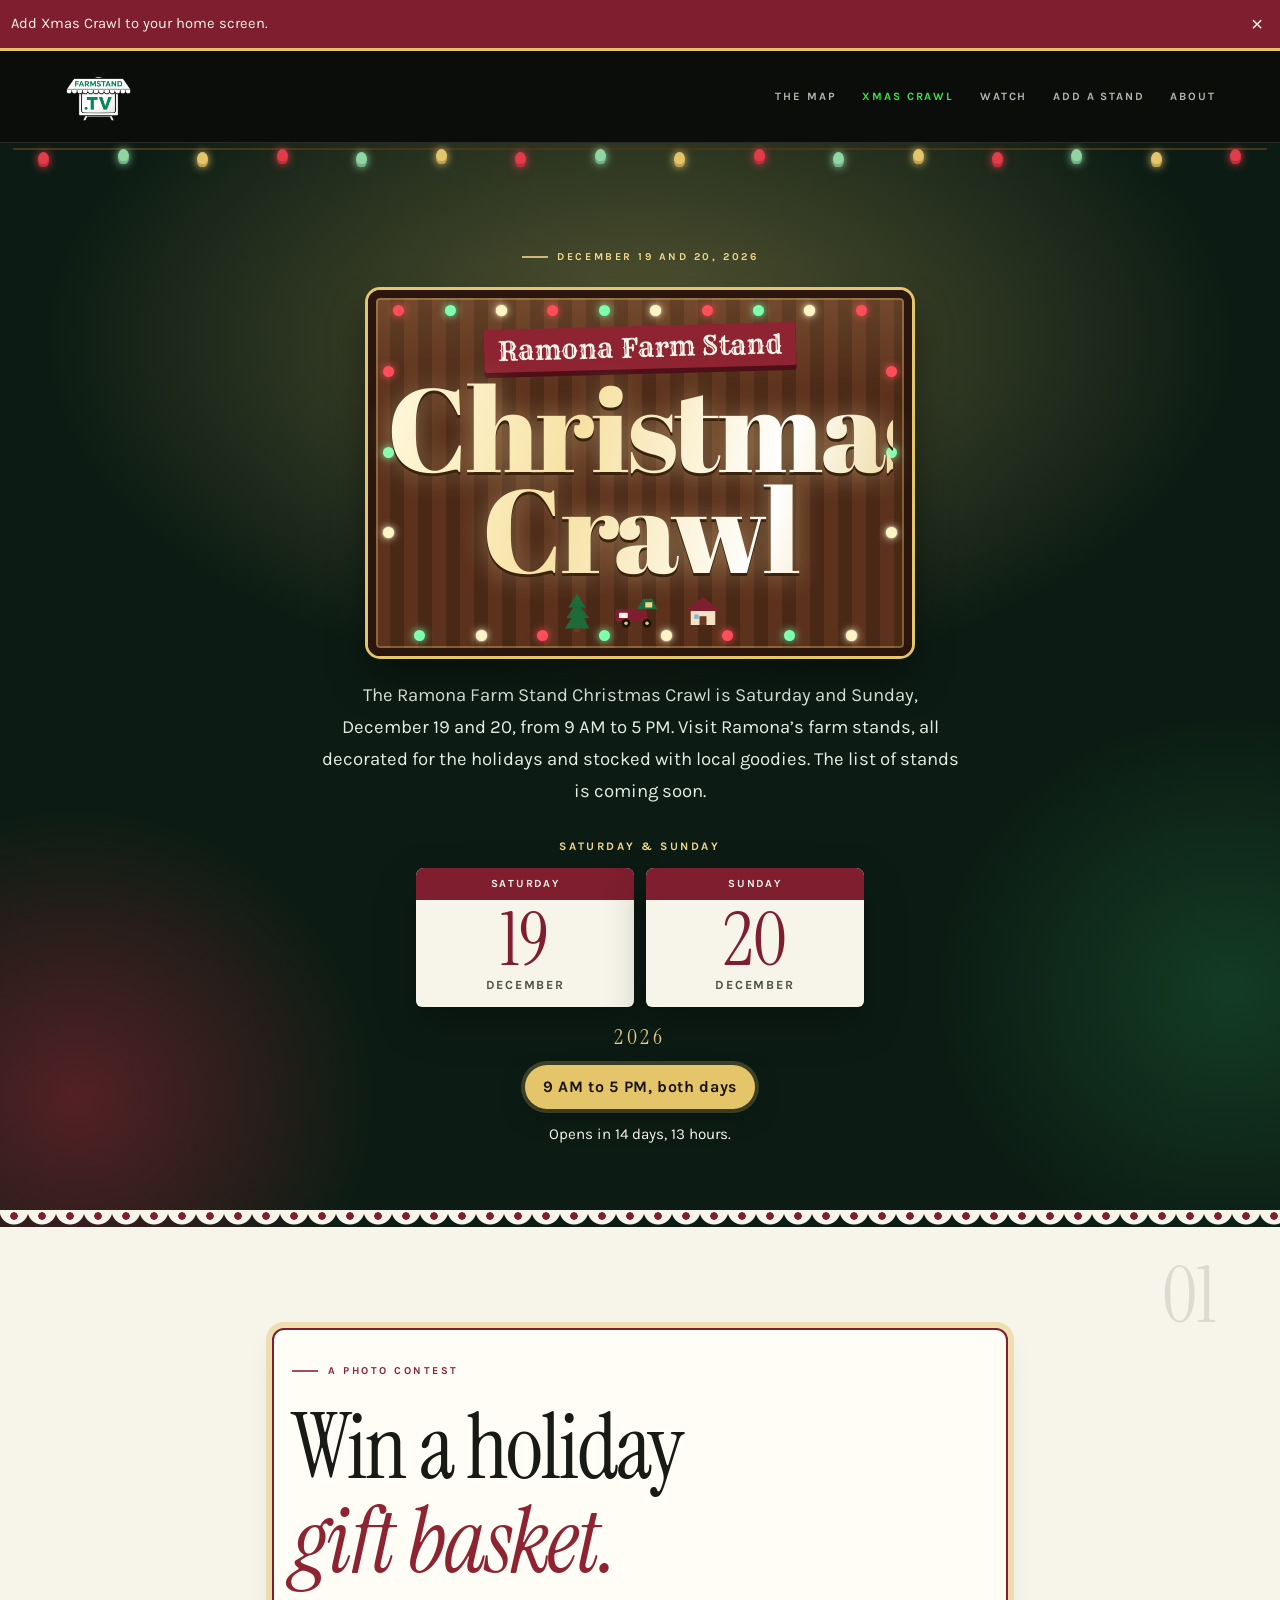
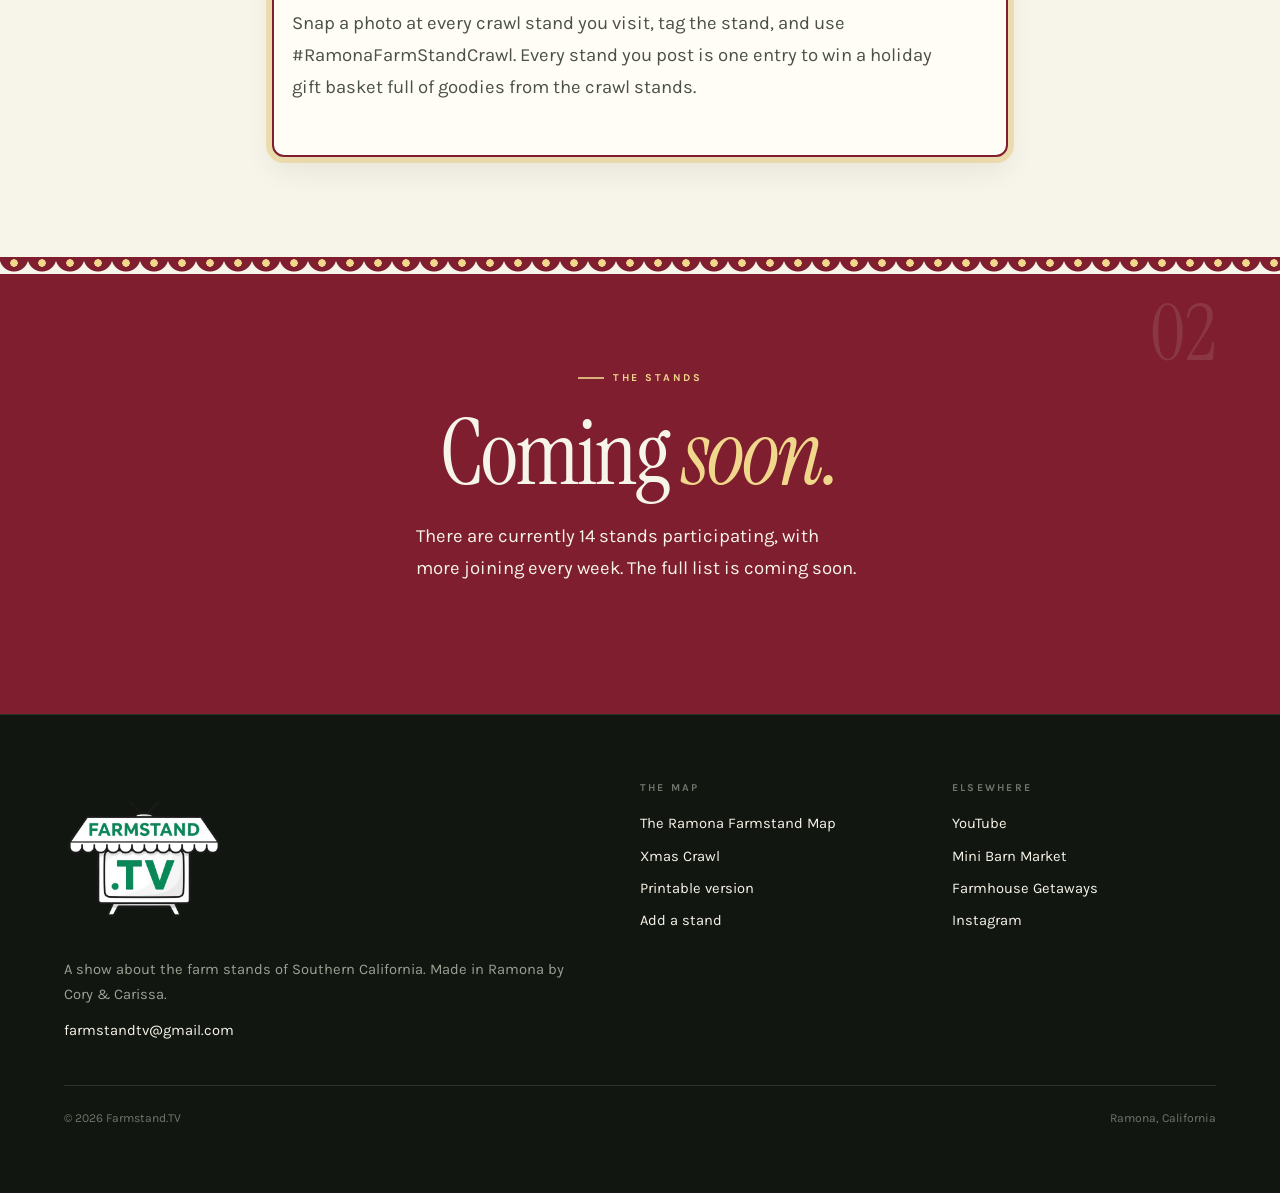
<file: crawl2026/index.html>
<!DOCTYPE html>
<html lang="en">
<head>
<meta charset="utf-8">
<!-- Google tag (gtag.js) -->
<script src="/js/attribution.js"></script>
<script async src="https://www.googletagmanager.com/gtag/js?id=G-Q1BMT5J9KE"></script>
<script>
  window.dataLayer = window.dataLayer || [];
  function gtag(){dataLayer.push(arguments);}
  gtag('js', new Date());
  gtag('config', 'G-Q1BMT5J9KE');
</script>
<meta name="viewport" content="width=device-width, initial-scale=1">
<title>Ramona Farm Stand Christmas Crawl | Farmstand.TV</title>
<meta name="description" content="The Ramona Farm Stand Christmas Crawl is Saturday and Sunday, December 19 and 20, 2026, from 9 AM to 5 PM. Visit the farm stands in any order.">
<link rel="canonical" href="https://farmstandtv.com/crawl2026">
<meta property="og:title" content="Ramona Farm Stand Christmas Crawl | Farmstand.TV">
<meta property="og:description" content="The Ramona Farm Stand Christmas Crawl is Saturday and Sunday, December 19 and 20, 2026, from 9 AM to 5 PM. Visit the farm stands in any order.">
<meta property="og:type" content="website">
<meta property="og:image" content="https://farmstandtv.com/images/ramona-farmstand-map.jpg">
<meta name="twitter:card" content="summary_large_image">
<link rel="preconnect" href="https://fonts.googleapis.com">
<link rel="preconnect" href="https://fonts.gstatic.com" crossorigin>
<link href="https://fonts.googleapis.com/css2?family=Abril+Fatface&family=Instrument+Serif:ital@0;1&family=Karla:ital,wght@0,400;0,500;0,700;1,400&family=Rye&display=swap" rel="stylesheet">
<link rel="icon" type="image/png" sizes="32x32" href="/images/favicon-32.png">
<link rel="apple-touch-icon" sizes="180x180" href="/images/apple-touch-icon.png">
<!-- Launch day: set start_url in /crawl2026/manifest.webmanifest to /crawl2026 when showStands is true. -->
<link rel="manifest" href="/crawl2026/manifest.webmanifest">
<meta name="mobile-web-app-capable" content="yes">
<meta name="apple-mobile-web-app-capable" content="yes">
<meta name="apple-mobile-web-app-title" content="Xmas Crawl">
<meta name="apple-mobile-web-app-status-bar-style" content="black-translucent">
<meta name="theme-color" content="#7E1E2E">
<script>
if(!window.matchMedia('(prefers-reduced-motion: reduce)').matches)document.documentElement.className+=' js';
</script>
<link rel="stylesheet" href="/css/site.css?v=20261127b">
<link rel="stylesheet" href="/css/crawl.css?v=20261127l">
<script src="/js/scroll-progress.js" defer></script>
</head>
<body class="crawl">
<a class="skip" href="#main">Skip to content</a>
<div id="install-tip" class="install-tip" hidden>
  <p id="install-text">Add Xmas Crawl to your home screen.</p>
  <button type="button" id="install-go" class="install-go" hidden>Add</button>
  <button type="button" id="install-x" class="install-x" aria-label="Dismiss">×</button>
</div>

<header class="masthead">
  <div class="wrap masthead-inner">
    <a class="wordmark" href="/"><img src="/images/logo.png" width="1024" height="1024" alt="Farmstand.TV"></a>
    <nav class="nav" aria-label="Main">
      <a href="/maps">The Map</a>
      <a href="/crawl2026" aria-current="page">Xmas Crawl</a>
      <a href="/tours">Watch</a>
      <a href="/submit">Add a Stand</a>
      <a href="/about">About</a>
    </nav>
  </div>
</header>

<main id="main">

  <section class="crawl-hero scallop">
    <div class="lights" aria-hidden="true"><i></i><i></i><i></i><i></i><i></i><i></i><i></i><i></i><i></i><i></i><i></i><i></i><i></i><i></i><i></i><i></i></div>
    <div class="snow" aria-hidden="true"><span></span><span></span><span></span><span></span><span></span><span></span><span></span><span></span><span></span><span></span><span></span><span></span></div>
    <div class="crawl-hero-inner">
      <span class="kicker">December 19 and 20, 2026</span>
      <div class="marquee">
        <div class="marquee-bulbs" aria-hidden="true"><i></i><i></i><i></i><i></i><i></i><i></i><i></i><i></i><i></i><i></i><i></i><i></i><i></i><i></i><i></i><i></i><i></i><i></i><i></i><i></i><i></i><i></i><i></i><i></i></div>
        <h1 class="marquee-title">
          <span class="marquee-banner">Ramona Farm Stand</span>
          <span class="marquee-huge">Christmas<br>Crawl</span>
        </h1>
        <div class="marquee-icons" aria-hidden="true">
          <svg viewBox="0 0 48 48" width="42" height="42"><path fill="#1E6B3A" d="M24 4 14 20h6L12 32h6L10 44h28L32 32h6L28 20h6z"/><rect x="21" y="44" width="6" height="4" fill="#6B3A22"/></svg>
          <svg viewBox="0 0 64 48" width="56" height="42"><rect x="4" y="22" width="36" height="14" rx="2" fill="#7E1E2E"/><path fill="#1E6B3A" d="M28 22 36 10h10l6 12z"/><rect x="38" y="14" width="8" height="6" fill="#F0D78C"/><circle cx="16" cy="38" r="5" fill="#1A1408"/><circle cx="16" cy="38" r="2" fill="#E4C56A"/><circle cx="40" cy="38" r="5" fill="#1A1408"/><circle cx="40" cy="38" r="2" fill="#E4C56A"/><rect x="8" y="26" width="10" height="6" rx="1" fill="#F7F4EA"/></svg>
          <svg viewBox="0 0 48 48" width="42" height="42"><path fill="#7E1E2E" d="M6 22 24 8l18 14v2H6z"/><rect x="10" y="24" width="28" height="16" fill="#F4E2C4"/><rect x="20" y="30" width="8" height="10" fill="#6B3A22"/><rect x="14" y="28" width="5" height="5" fill="#7EB6D6"/></svg>
        </div>
      </div>
      <p class="lede" id="crawl-lede">The Ramona Farm Stand Christmas Crawl is Saturday and Sunday, December 19 and 20, from 9 AM to 5 PM. Visit Ramona’s farm stands, all decorated for the holidays and stocked with local goodies. The list of stands is coming soon.</p>
      <div class="date-show">
        <p class="date-kicker">Saturday &amp; Sunday</p>
        <div class="cal-pair">
          <div class="cal-tile">
            <span class="cal-dow">Saturday</span>
            <span class="cal-num">19</span>
            <span class="cal-mon">December</span>
          </div>
          <div class="cal-tile">
            <span class="cal-dow">Sunday</span>
            <span class="cal-num">20</span>
            <span class="cal-mon">December</span>
          </div>
        </div>
        <p class="cal-year">2026</p>
        <p class="time-ribbon" id="tbd-time">9 AM to 5 PM, both days</p>
        <p class="crawl-countdown" id="crawl-countdown" aria-live="polite"></p>
        <p class="sr-only" id="tbd-date">Saturday and Sunday, December 19 and 20, 2026</p>
      </div>
    </div>
  </section>

  <section class="band paper crawl-prize scallop chan" data-ch="01">
    <div class="wrap rv">
      <span class="kicker">A photo contest</span>
      <h2 class="display">Win a holiday <em class="lit">gift basket.</em></h2>
      <p class="lede" id="tbd-prizes">Snap a photo at every crawl stand you visit, tag the stand, and use #RamonaFarmStandCrawl. Every stand you post is one entry to win a holiday gift basket full of goodies from the crawl stands.</p>
    </div>
  </section>

  <section class="band crawl-road scallop chan needs-stands" data-ch="02" hidden>
    <div class="wrap">
      <span class="kicker">On December 19 and 20</span>
      <h2 class="display">How the crawl <em class="lit">works.</em></h2>
      <ol class="road">
        <li>
          <span class="bulb" aria-hidden="true"></span>
          <p>Tap Start the tour. It starts at Mini Barn Market.</p>
        </li>
        <li>
          <span class="bulb" aria-hidden="true"></span>
          <p>Follow the map to each stand</p>
        </li>
        <li>
          <span class="bulb" aria-hidden="true"></span>
          <p>Collect a stamp at every stop</p>
          <div class="punch" aria-hidden="true"><i></i><i></i><i></i><i></i><i></i></div>
        </li>
      </ol>
      <div class="tour-go-wrap">
        <p class="tour-go-note">The tour starts at Mini Barn Market.</p>
        <a class="tour-go" id="tour-link" href="#start">Start the tour</a>
      </div>
    </div>
  </section>

  <section class="band crawl-soon scallop chan" id="crawl-soon" data-ch="02">
    <div class="wrap centered rv">
      <span class="kicker">The stands</span>
      <h2 class="display">Coming <em class="lit">soon.</em></h2>
      <p class="lede" id="crawl-soon-line">The full list is coming soon.</p>
    </div>
  </section>

  <section class="band crawl-lineup scallop chan needs-stands" data-ch="03" hidden>
    <div class="wrap rv">
      <span class="kicker">The stands</span>
      <h2 class="display">The stands <em class="lit">on the crawl.</em></h2>
      <p class="lede" id="lineup-note">Here are the stands taking part, with their address and hours.</p>
      <p id="crawl-missing" class="crawl-missing" hidden></p>
      <ul id="crawl-stands" class="crawl-cards"></ul>
      <p class="crawl-more">And more joining every week.</p>
    </div>
  </section>

</main>

<footer class="foot">
  <div class="wrap">
    <div class="foot-grid">
      <div>
        <img class="foot-logo" src="/images/logo.png" width="1024" height="1024" alt="Farmstand.TV">
        <p style="margin:0 0 .7rem;">A show about the farm stands of Southern California. Made in Ramona by Cory &amp; Carissa.</p>
        <p style="margin:0;"><a href="mailto:farmstandtv@gmail.com">farmstandtv@gmail.com</a></p>
      </div>
      <div>
        <h2>The map</h2>
        <ul>
          <li><a href="/maps">The Ramona Farmstand Map</a></li>
          <li><a href="/crawl2026">Xmas Crawl</a></li>
          <li><a href="/downloads/Ramona-Farmstand-Map.pdf">Printable version</a></li>
          <li><a href="/submit">Add a stand</a></li>
        </ul>
      </div>
      <div>
        <h2>Elsewhere</h2>
        <ul>
          <li><a href="https://www.youtube.com/@FarmstandTV" target="_blank" rel="noopener">YouTube</a></li>
          <li><a href="https://www.minibarnmarket.com/" target="_blank" rel="noopener">Mini Barn Market</a></li>
          <li><a href="https://farmhousegetaways.com/" target="_blank" rel="noopener">Farmhouse Getaways</a></li>
          <li><a href="https://www.instagram.com/minibarnmarket/" target="_blank" rel="noopener">Instagram</a></li>
        </ul>
      </div>
    </div>
    <div class="foot-fine">
      <span>&copy; 2026 Farmstand.TV</span>
      <span>Ramona, California</span>
    </div>
  </div>
</footer>
<script>
/* Opens 9 AM Pacific on Dec 19, 2026, and closes 5 PM Pacific the next day.
   December is standard time, so the offset is fixed. */
(function () {
  var el = document.getElementById("crawl-countdown");
  if (!el) return;
  var start = new Date("2026-12-19T09:00:00-08:00");
  var end = new Date("2026-12-20T17:00:00-08:00");
  function piece(n, word) { return n + " " + word + (n === 1 ? "" : "s"); }
  function tick() {
    var now = new Date();
    if (now >= end) { el.textContent = "This weekend is over."; return; }
    if (now >= start) { el.textContent = "Open now, until 5 PM Sunday."; return; }
    var ms = start - now;
    var days = Math.floor(ms / 86400000);
    var hours = Math.floor((ms % 86400000) / 3600000);
    var mins = Math.floor((ms % 3600000) / 60000);
    var bits = [];
    if (days) bits.push(piece(days, "day"));
    if (hours || days) bits.push(piece(hours, "hour"));
    if (!days) bits.push(piece(mins, "minute"));
    el.textContent = "Opens in " + bits.join(", ") + ".";
  }
  tick();
  setInterval(tick, 60000);
})();
</script>
<script>
(function () {
  try {
    var els = document.querySelectorAll('.rv');
    if (!('IntersectionObserver' in window)) throw 0;
    var io = new IntersectionObserver(function (entries) {
      entries.forEach(function (e) {
        if (e.isIntersecting) { e.target.classList.add('in'); io.unobserve(e.target); }
      });
    }, { rootMargin: '0px 0px -10% 0px' });
    for (var i = 0; i < els.length; i++) {
      if (els[i].getBoundingClientRect().top < window.innerHeight) els[i].classList.add('in');
      else io.observe(els[i]);
    }
  } catch (err) {
    document.documentElement.className = document.documentElement.className.replace(/\bjs\b/, '');
  }
})();
</script>
<script src="/js/crawl-logic.js"></script>
<script src="/js/crawl-data.js"></script>
<script src="/js/crawl.js"></script>
<script src="/js/crawl-install.js"></script>
</body>
</html>
</file>
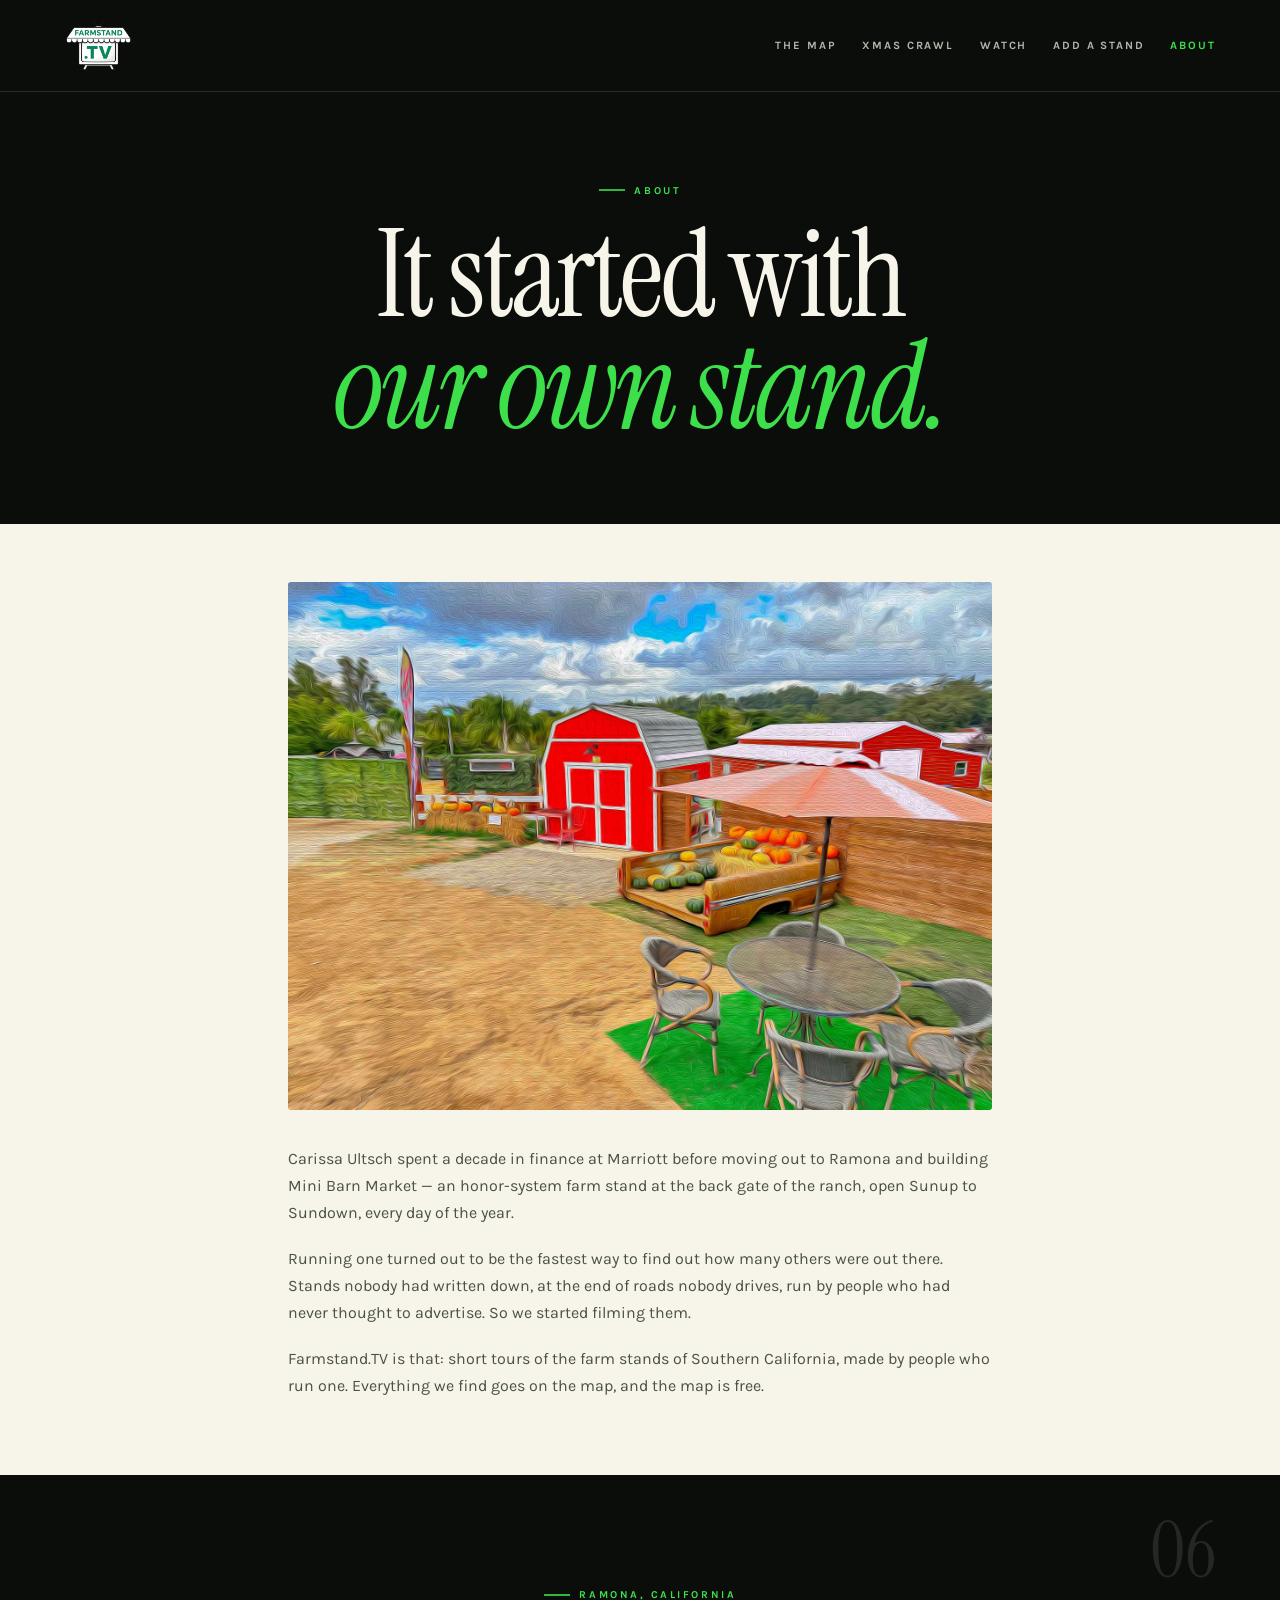
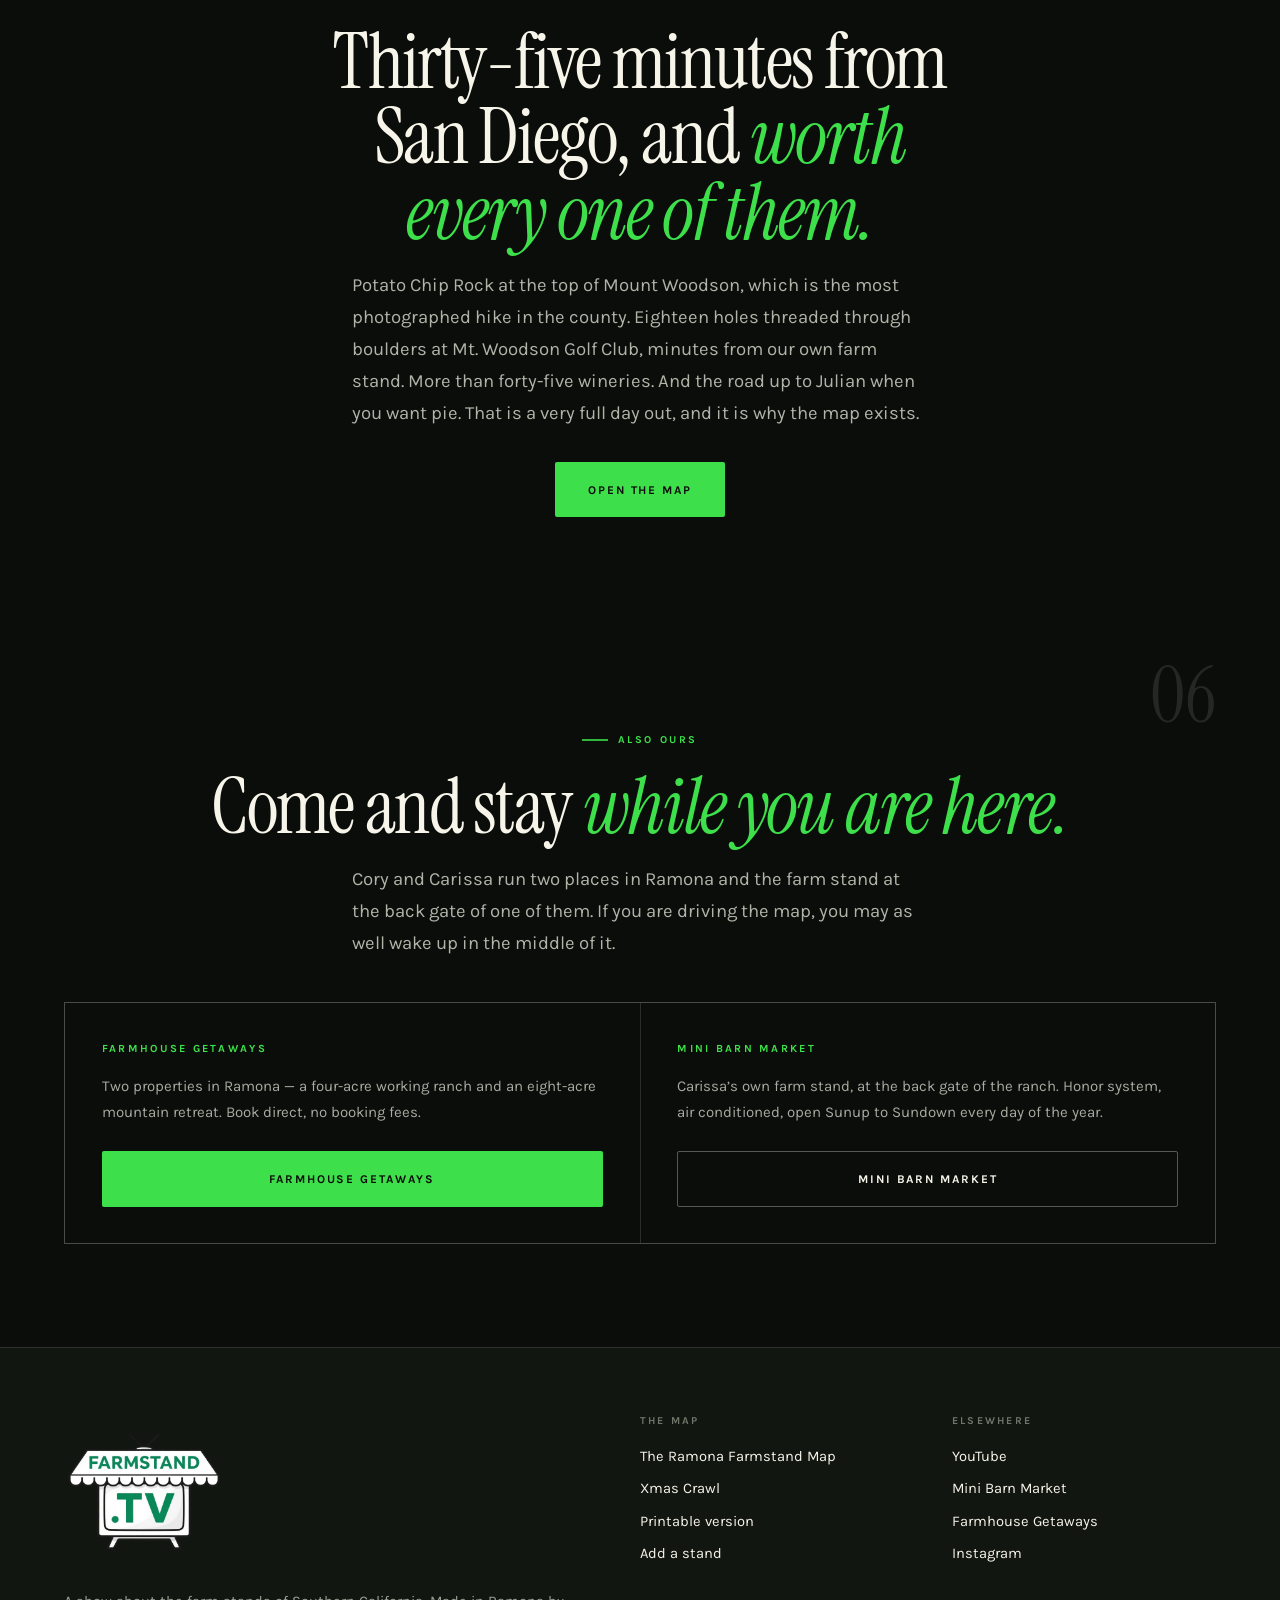
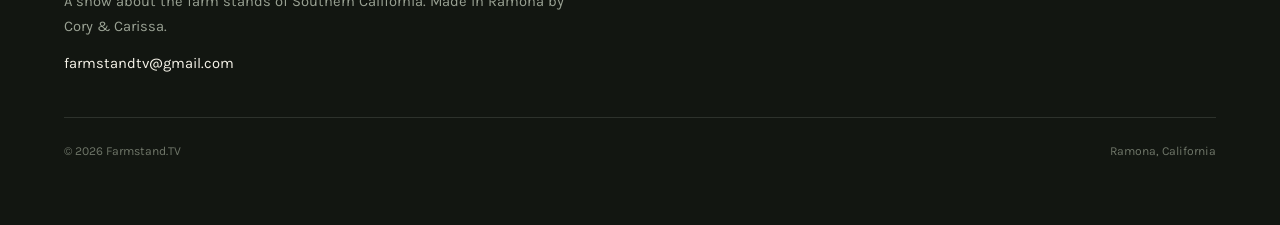
<file: about.html>
<!DOCTYPE html>
<html lang="en">
<head>
<meta charset="utf-8">
<!-- Google tag (gtag.js) -->
<script src="/js/attribution.js"></script>
<script async src="https://www.googletagmanager.com/gtag/js?id=G-Q1BMT5J9KE"></script>
<script>
  window.dataLayer = window.dataLayer || [];
  function gtag(){dataLayer.push(arguments);}
  gtag('js', new Date());
  gtag('config', 'G-Q1BMT5J9KE');
</script>
<meta name="viewport" content="width=device-width, initial-scale=1">
<title>About | Farmstand.TV</title>
<meta name="description" content="Carissa Ultsch hosts Farmstand.TV, a show about the farm stands of Southern California, made in Ramona.">
<link rel="canonical" href="https://farmstandtv.com/about">
<meta property="og:title" content="About | Farmstand.TV">
<meta property="og:description" content="Carissa Ultsch hosts Farmstand.TV, a show about the farm stands of Southern California, made in Ramona.">
<meta property="og:type" content="website">
<meta property="og:image" content="https://farmstandtv.com/images/ramona-farmstand-map.jpg">
<meta name="twitter:card" content="summary_large_image">
<link rel="preconnect" href="https://fonts.googleapis.com">
<link rel="preconnect" href="https://fonts.gstatic.com" crossorigin>
<link href="https://fonts.googleapis.com/css2?family=Instrument+Serif:ital@0;1&family=Karla:ital,wght@0,400;0,500;0,700;1,400&display=swap" rel="stylesheet">
<link rel="icon" type="image/png" sizes="32x32" href="/images/favicon-32.png">
<link rel="apple-touch-icon" sizes="180x180" href="/images/apple-touch-icon.png">
<meta name="theme-color" content="#0B0D0A">
<script>
// Arms the scroll reveal. Runs only if JS is alive, so any failure below
// leaves every section plainly visible rather than blank.
if(!window.matchMedia('(prefers-reduced-motion: reduce)').matches)document.documentElement.className+=' js';
</script>
<link rel="stylesheet" href="/css/site.css?v=20261127b">
<script src="/js/scroll-progress.js" defer></script>
</head>
<body>
<a class="skip" href="#main">Skip to content</a>

<header class="masthead">
  <div class="wrap masthead-inner">
    <a class="wordmark" href="/"><img src="/images/logo.png" width="1024" height="1024" alt="Farmstand.TV"></a>
    <nav class="nav" aria-label="Main">
      <a href="/maps">The Map</a>
      <a href="/crawl2026">Xmas Crawl</a>
      <a href="/tours">Watch</a>
      <a href="/submit">Add a Stand</a>
      <a href="/about" aria-current="page">About</a>
    </nav>
  </div>
</header>

<main id="main">
  <section class="band-tight" style="padding-top:clamp(3rem,7vw,5rem);">
    <div class="wrap centered">
      <span class="kicker">About</span>
      <h1 class="mega" style="max-width:14ch;margin-inline:auto;">It started with <em class="lit">our own stand.</em></h1>
    </div>
  </section>

  <section class="band-tight paper">
    <div class="wrap wrap-narrow rv">
      <img src="/images/mbm-painting.jpg" width="1600" height="1067" loading="lazy" decoding="async"
           style="border-radius:3px;margin-bottom:2.2rem;" alt="Mini Barn Market, the honor-system farm stand at Red Barn Ranch.">
      <div class="prose">
        <p>Carissa Ultsch spent a decade in finance at Marriott before moving out to Ramona and building Mini Barn Market &mdash; an honor-system farm stand at the back gate of the ranch, open Sunup to Sundown, every day of the year.</p>
        <p>Running one turned out to be the fastest way to find out how many others were out there. Stands nobody had written down, at the end of roads nobody drives, run by people who had never thought to advertise. So we started filming them.</p>
        <p>Farmstand.TV is that: short tours of the farm stands of Southern California, made by people who run one. Everything we find goes on the map, and the map is free.</p>
      </div>
    </div>
  </section>

  <section class="band centered chan" data-ch="06">
    <div class="wrap rv">
      <span class="kicker">Ramona, California</span>
      <h2 class="display" style="max-width:19ch;margin-inline:auto;">Thirty-five minutes from San Diego, and <em class="lit">worth every one of them.</em></h2>
      <p class="lede">Potato Chip Rock at the top of Mount Woodson, which is the most photographed hike in the county. Eighteen holes threaded through boulders at Mt. Woodson Golf Club, minutes from our own farm stand. More than forty-five wineries. And the road up to Julian when you want pie. That is a very full day out, and it is why the map exists.</p>
      <div class="btn-row" style="justify-content:center;"><a class="btn btn-go" href="/maps">Open the map</a></div>
    </div>
  </section>

  <section class="band chan" data-ch="06">
    <div class="wrap centered rv">
      <span class="kicker">Also ours</span>
      <h2 class="display">Come and stay <em class="lit">while you are here.</em></h2>
      <p class="lede">Cory and Carissa run two places in Ramona and the farm stand at the back gate of one of them. If you are driving the map, you may as well wake up in the middle of it.</p>
      <div class="trio trio-2" style="margin-top:2.6rem;text-align:left;">
        <div class="cell">
          <h3>Farmhouse Getaways</h3>
          <p>Two properties in Ramona &mdash; a four-acre working ranch and an eight-acre mountain retreat. Book direct, no booking fees.</p>
          <div class="btn-row"><a class="btn btn-go" href="https://farmhousegetaways.com/" target="_blank" rel="noopener">Farmhouse Getaways</a></div>
        </div>
        <div class="cell">
          <h3>Mini Barn Market</h3>
          <p>Carissa&rsquo;s own farm stand, at the back gate of the ranch. Honor system, air conditioned, open Sunup to Sundown every day of the year.</p>
          <div class="btn-row"><a class="btn btn-line" href="https://www.minibarnmarket.com/" target="_blank" rel="noopener">Mini Barn Market</a></div>
        </div>
      </div>
    </div>
  </section>
</main>

<footer class="foot">
  <div class="wrap">
    <div class="foot-grid">
      <div>
        <img class="foot-logo" src="/images/logo.png" width="1024" height="1024" alt="Farmstand.TV">
        <p style="margin:0 0 .7rem;">A show about the farm stands of Southern California. Made in Ramona by Cory &amp; Carissa.</p>
        <p style="margin:0;"><a href="mailto:farmstandtv@gmail.com">farmstandtv@gmail.com</a></p>
      </div>
      <div>
        <h2>The map</h2>
        <ul>
          <li><a href="/maps">The Ramona Farmstand Map</a></li>
          <li><a href="/crawl2026">Xmas Crawl</a></li>
          <li><a href="/downloads/Ramona-Farmstand-Map.pdf">Printable version</a></li>
          <li><a href="/submit">Add a stand</a></li>
        </ul>
      </div>
      <div>
        <h2>Elsewhere</h2>
        <ul>
          <li><a href="https://www.youtube.com/@FarmstandTV" target="_blank" rel="noopener">YouTube</a></li>
          <li><a href="https://www.minibarnmarket.com/" target="_blank" rel="noopener">Mini Barn Market</a></li>
          <li><a href="https://farmhousegetaways.com/" target="_blank" rel="noopener">Farmhouse Getaways</a></li>
          <li><a href="https://www.instagram.com/minibarnmarket/" target="_blank" rel="noopener">Instagram</a></li>
        </ul>
      </div>
    </div>
    <div class="foot-fine">
      <span>&copy; 2026 Farmstand.TV</span>
      <span>Ramona, California</span>
    </div>
  </div>
</footer>
<script>
/* Not every video has a maxresdefault thumbnail. When one is missing YouTube
   may return a 404 (onerror fires) OR a 120px grey placeholder (it does not).
   Rad Living Ranch was the second kind, which is why its tile was blank.
   Checking the decoded width catches both. */
function ytFallback(img, loaded) {
  var alt = img.getAttribute("data-fallback");
  if (!alt) return;
  if (loaded && img.naturalWidth > 200) return;   // a real thumbnail
  img.removeAttribute("data-fallback");
  img.src = alt;
}

// Click a tour and the player replaces the thumbnail in place. Nothing from
// YouTube loads until then — no scripts, no cookies, no cost to anyone who
// never presses play.
(function () {
  document.addEventListener("click", function (e) {
    var btn = e.target.closest ? e.target.closest(".yt") : null;
    if (!btn || !btn.dataset.yt) return;
    var f = document.createElement("iframe");
    f.src = "https://www.youtube-nocookie.com/embed/" + btn.dataset.yt +
            "?autoplay=1&rel=0&playsinline=1&modestbranding=1";
    f.title = btn.dataset.title || "Farmstand.TV";
    f.allow = "accelerometer; autoplay; clipboard-write; encrypted-media; " +
              "gyroscope; picture-in-picture; web-share";
    f.allowFullscreen = true;
    f.setAttribute("frameborder", "0");
    btn.parentNode.replaceChild(f, btn);
  });
})();
</script>
<script>
// Reveal each section as it arrives. If anything here throws, the catch
// unhides everything — a decorative animation must never cost someone the
// content.
(function () {
  try {
    var els = document.querySelectorAll('.rv');
    if (!('IntersectionObserver' in window)) throw 0;
    var io = new IntersectionObserver(function (entries) {
      entries.forEach(function (e) {
        if (e.isIntersecting) { e.target.classList.add('in'); io.unobserve(e.target); }
      });
    }, { rootMargin: '0px 0px -10% 0px' });
    for (var i = 0; i < els.length; i++) {
      // anything already on screen at load reveals immediately
      if (els[i].getBoundingClientRect().top < window.innerHeight) els[i].classList.add('in');
      else io.observe(els[i]);
    }
  } catch (err) {
    document.documentElement.className = document.documentElement.className.replace(/\bjs\b/, '');
  }
})();
</script>
</body>
</html>
</file>
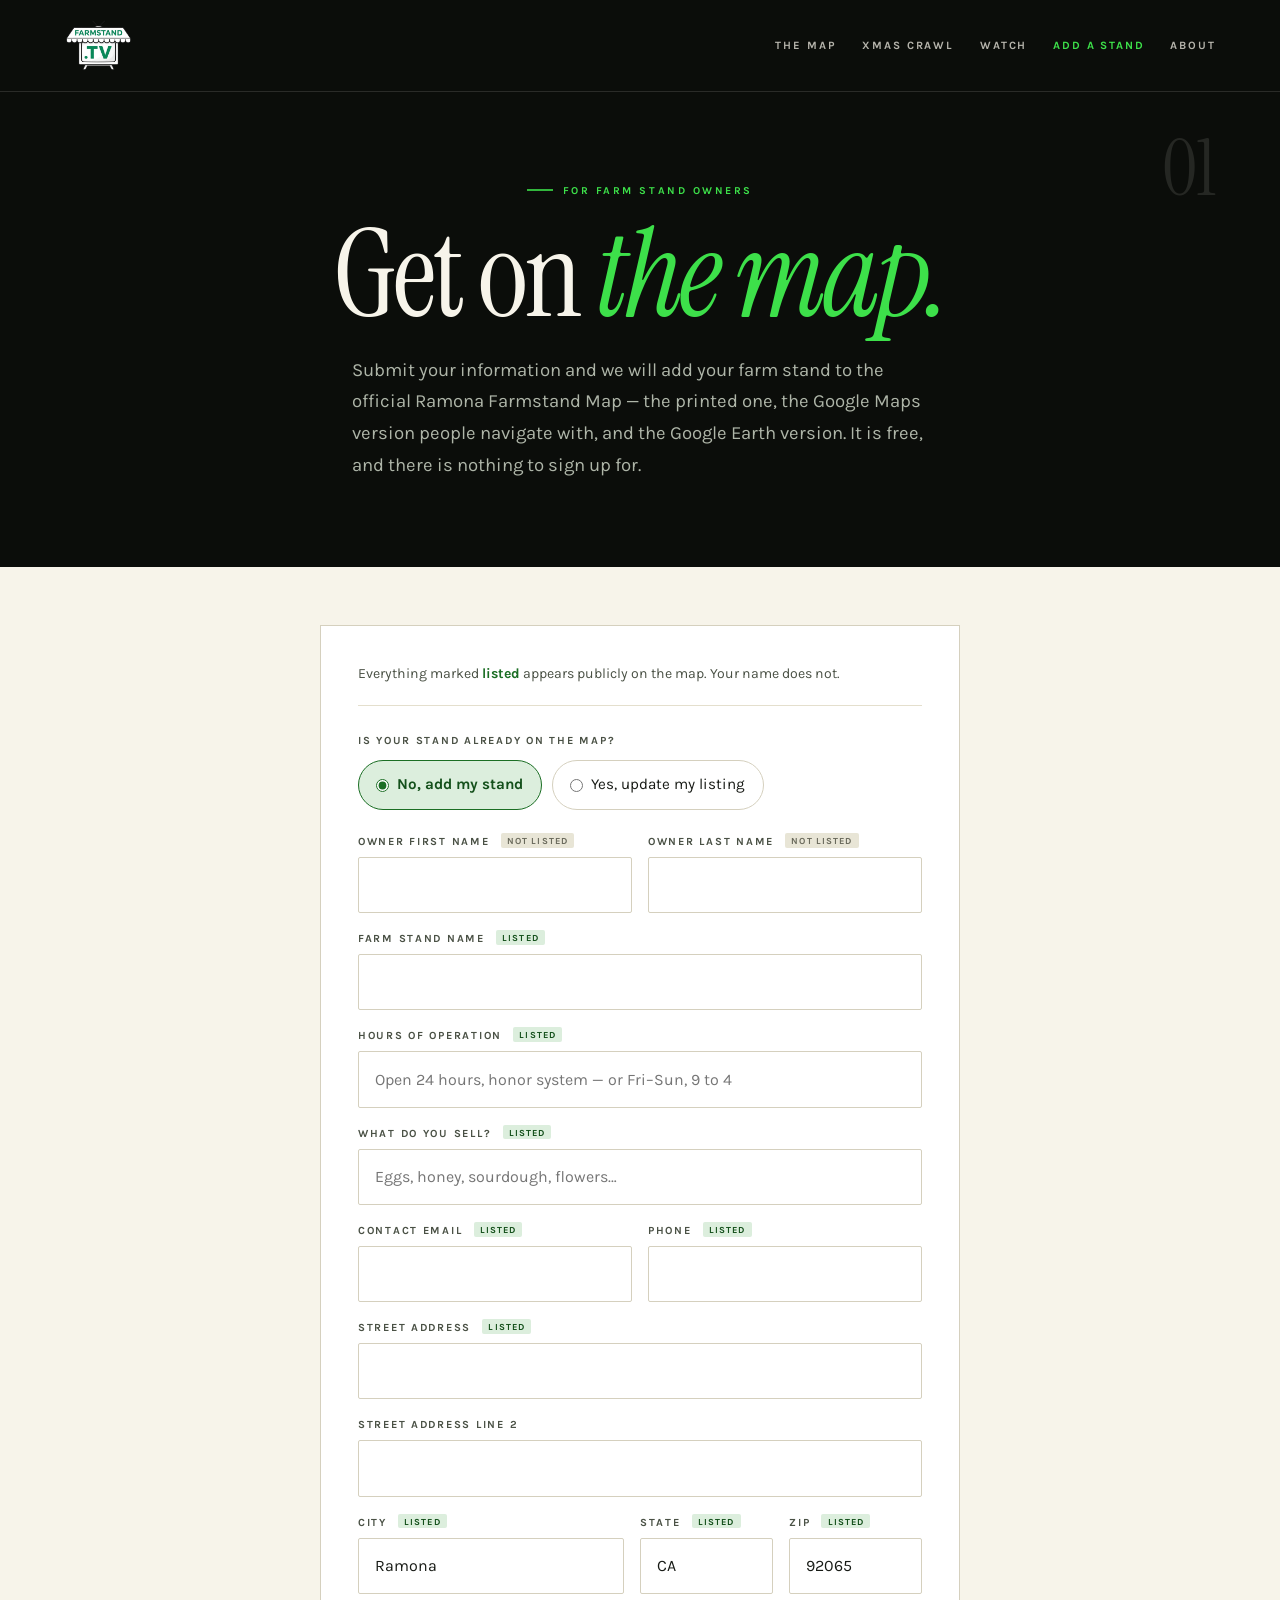
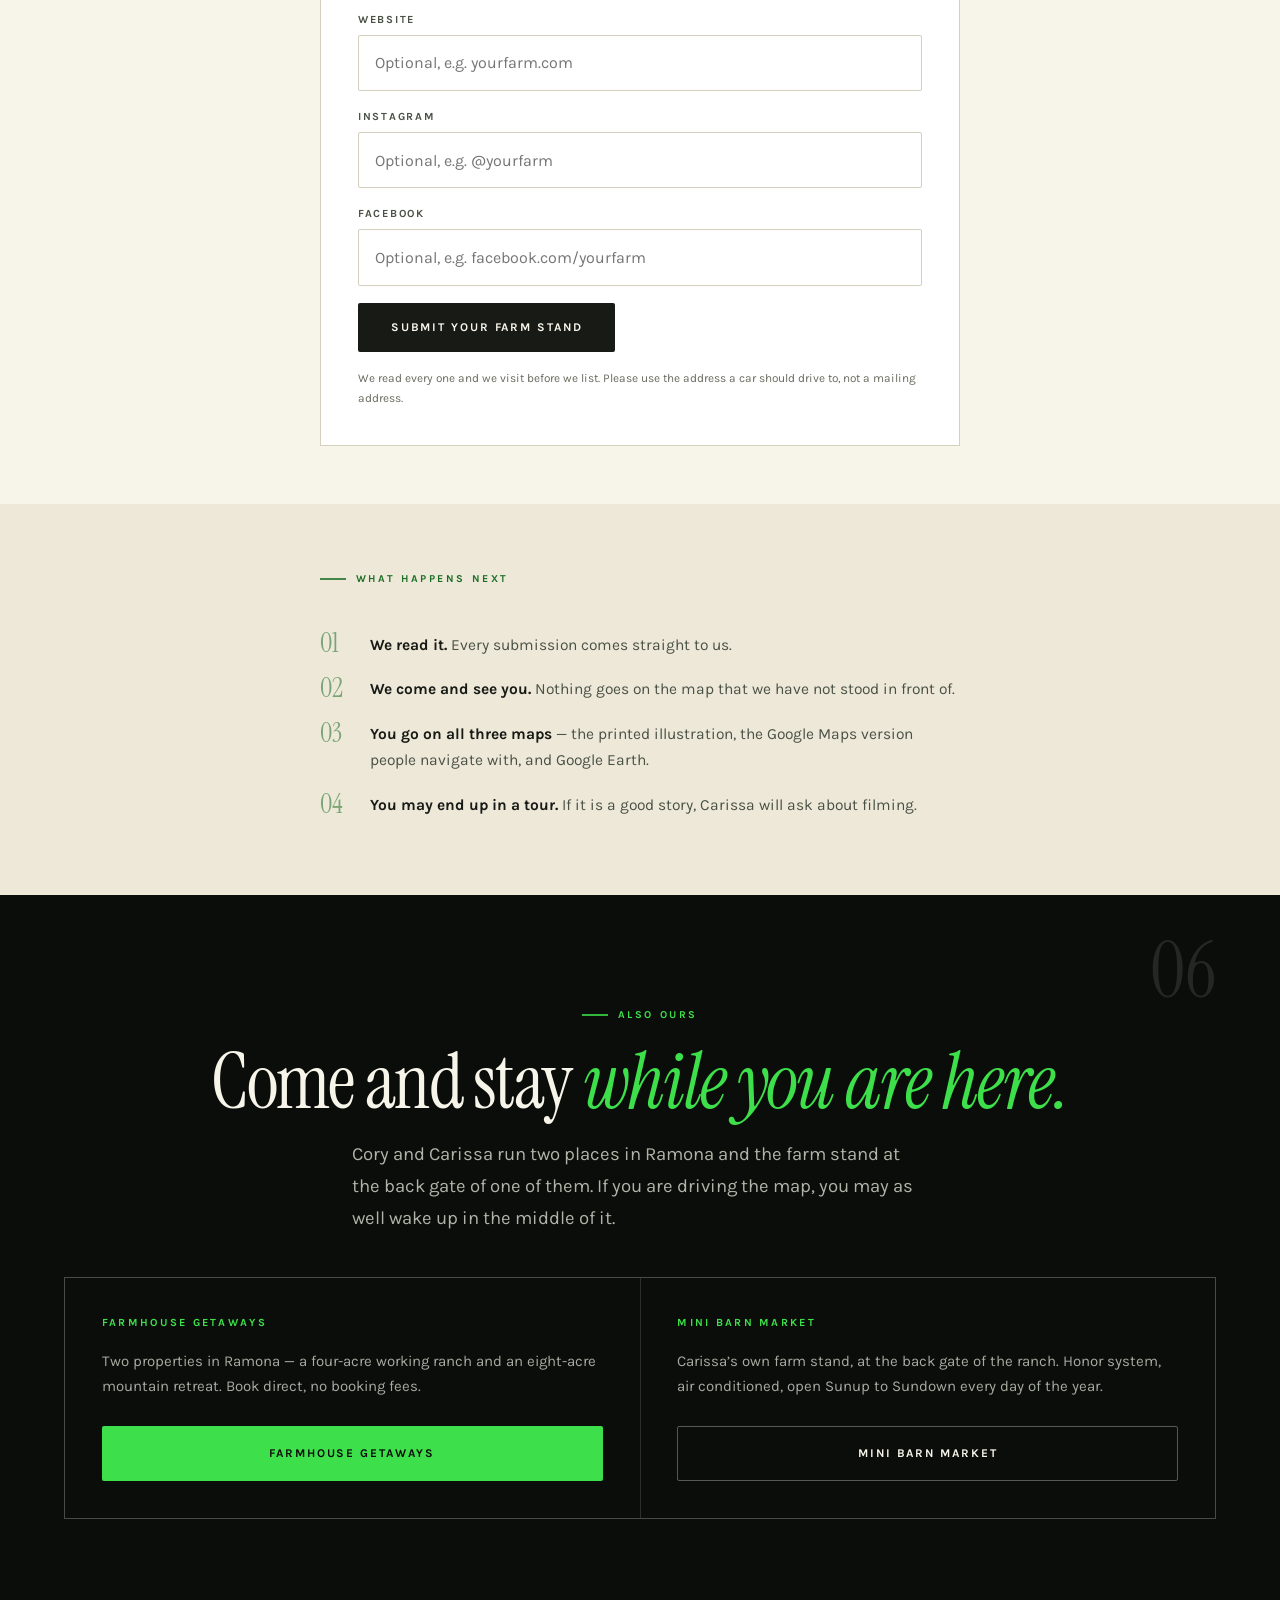
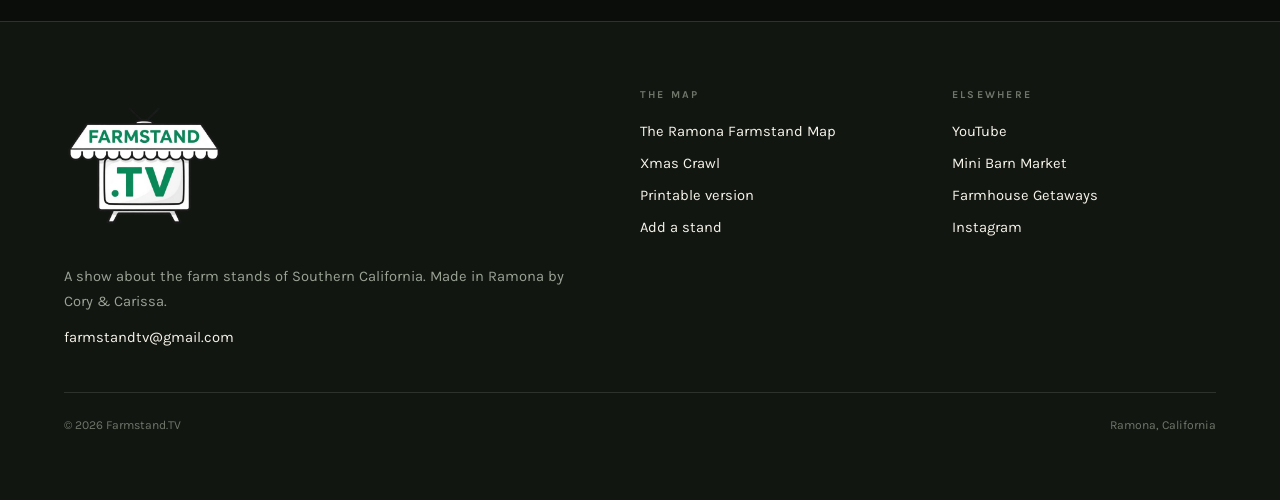
<file: submit.html>
<!DOCTYPE html>
<html lang="en">
<head>
<meta charset="utf-8">
<!-- Google tag (gtag.js) -->
<script src="/js/attribution.js"></script>
<script async src="https://www.googletagmanager.com/gtag/js?id=G-Q1BMT5J9KE"></script>
<script>
  window.dataLayer = window.dataLayer || [];
  function gtag(){dataLayer.push(arguments);}
  gtag('js', new Date());
  gtag('config', 'G-Q1BMT5J9KE');
</script>
<meta name="viewport" content="width=device-width, initial-scale=1">
<title>Get your farm stand on the map | Farmstand.TV</title>
<meta name="description" content="Submit your information to get your farm stand on the official Ramona Farmstand Map — the printed one, the Google Maps version and the Google Earth version.">
<link rel="canonical" href="https://farmstandtv.com/submit">
<meta property="og:title" content="Get your farm stand on the map | Farmstand.TV">
<meta property="og:description" content="Submit your information to get your farm stand on the official Ramona Farmstand Map — the printed one, the Google Maps version and the Google Earth version.">
<meta property="og:type" content="website">
<meta property="og:image" content="https://farmstandtv.com/images/ramona-farmstand-map.jpg">
<meta name="twitter:card" content="summary_large_image">
<link rel="preconnect" href="https://fonts.googleapis.com">
<link rel="preconnect" href="https://fonts.gstatic.com" crossorigin>
<link href="https://fonts.googleapis.com/css2?family=Instrument+Serif:ital@0;1&family=Karla:ital,wght@0,400;0,500;0,700;1,400&display=swap" rel="stylesheet">
<link rel="icon" type="image/png" sizes="32x32" href="/images/favicon-32.png">
<link rel="apple-touch-icon" sizes="180x180" href="/images/apple-touch-icon.png">
<meta name="theme-color" content="#0B0D0A">
<script>
// Arms the scroll reveal. Runs only if JS is alive, so any failure below
// leaves every section plainly visible rather than blank.
if(!window.matchMedia('(prefers-reduced-motion: reduce)').matches)document.documentElement.className+=' js';
</script>
<link rel="stylesheet" href="/css/site.css?v=20261127b">
<style>
/* The new-or-update choice. Page-local so site.css keeps its cache hash. */
.mode { border: 0; padding: 0; margin: 0 0 1.4rem; display: flex; flex-wrap: wrap; gap: .6rem; }
.mode legend { font-size: .68rem; font-weight: 700; letter-spacing: .16em; text-transform: uppercase; color: var(--ink-soft); margin-bottom: .6rem; padding: 0; }
.mode label { display: flex; align-items: center; gap: .5rem; padding: .7rem 1.1rem; border: 1px solid #D5D0BE; border-radius: 999px; cursor: pointer; font-size: .95rem; }
.mode label:has(input:checked) { border-color: var(--screen-dk); background: #DCEEDD; color: #14501B; font-weight: 700; }
.mode input { accent-color: var(--screen-dk); margin: 0; }
.field select { font: inherit; font-size: 1rem; padding: .85rem 1rem; width: 100%; border: 1px solid #D5D0BE; border-radius: 2px; background: #fff; color: var(--ink); }
.field select:focus { outline: none; border-color: var(--screen-dk); box-shadow: 0 0 0 3px rgba(30,122,40,.16); }
.upd-note { margin-top: .2rem; }
#upd-pick { margin-bottom: 1.6rem; padding-bottom: 1.2rem; border-bottom: 1px solid #E4DFCD; }
#upd-pick[hidden] { display: none; }
</style>
<script src="/js/scroll-progress.js" defer></script>
</head>
<body>
<a class="skip" href="#main">Skip to content</a>

<header class="masthead">
  <div class="wrap masthead-inner">
    <a class="wordmark" href="/"><img src="/images/logo.png" width="1024" height="1024" alt="Farmstand.TV"></a>
    <nav class="nav" aria-label="Main">
      <a href="/maps">The Map</a>
      <a href="/crawl2026">Xmas Crawl</a>
      <a href="/tours">Watch</a>
      <a href="/submit" aria-current="page">Add a Stand</a>
      <a href="/about">About</a>
    </nav>
  </div>
</header>

<main id="main">
  <section class="band-tight chan" data-ch="01" style="padding-top:clamp(3rem,7vw,5rem);">
    <div class="wrap centered">
      <span class="kicker">For farm stand owners</span>
      <h1 class="mega" style="max-width:15ch;margin-inline:auto;">Get on <em class="lit">the map.</em></h1>
      <p class="lede">Submit your information and we will add your farm stand to the official Ramona Farmstand Map &mdash; the printed one, the Google Maps version people navigate with, and the Google Earth version. It is free, and there is nothing to sign up for.</p>
    </div>
  </section>

  <section class="band-tight paper">
    <div class="wrap" style="max-width:48rem;">
      <div class="form-card">
        <form action='/thanks' method='POST' name='farmstand' data-netlify="true" netlify-honeypot="bot-field">
          <input type="hidden" name="form-name" value="farmstand">
        <input type="hidden" name="arrived-from" value=""><input type="hidden" name="first-visit-from" value=""><input type="hidden" name="arrived-landing" value=""><input type="hidden" name="arrived-referrer" value=""><input type="hidden" name="arrived-campaign" value=""><input type="hidden" name="arrived-click-id" value="">
          <p class="hp"><label>Leave this empty <input name="bot-field" tabindex="-1" autocomplete="off" aria-hidden="true"></label></p>

          <p class="formnote">Everything marked <em>listed</em> appears publicly on the map. Your name does not.</p>

          <!-- Update path. Picking a stand sends `updates` (its name on the map);
               farmhouse-admin shows the card as an update to that stand, checks
               the email/phone against what is on file, and Replace overwrites
               the listing. The select is disabled for a new stand so it never
               submits. Both fields must stay in the static HTML: Netlify only
               records fields it found here at deploy. -->
          <fieldset class="mode">
            <legend>Is your stand already on the map?</legend>
            <label><input type="radio" name="submission-type" value="new" checked> No, add my stand</label>
            <label><input type="radio" name="submission-type" value="update"> Yes, update my listing</label>
          </fieldset>
          <div class="field" id="upd-pick" hidden>
            <label for="upd">Which stand is yours?</label>
            <select id="upd" name="updates" disabled>
              <option value="">Choose your stand&hellip;</option>
            </select>
            <p class="fine upd-note">Enter only what you want to update. Everything else stays the same. Use the email or phone number we already have for your stand so we know it&rsquo;s you.</p>
          </div>

          <div class="field-pair">
            <div class="field"><label for="fn">Owner first name <span class="not-listed">not listed</span></label><input id="fn" name="owner-first" type="text" autocomplete="given-name" required></div>
            <div class="field"><label for="ln">Owner last name <span class="not-listed">not listed</span></label><input id="ln" name="owner-last" type="text" autocomplete="family-name"></div>
          </div>

          <div class="field"><label for="sn">Farm stand name <span class="listed">listed</span></label><input id="sn" name="stand-name" type="text" required></div>
          <div class="field"><label for="hrs">Hours of operation <span class="listed">listed</span></label><input id="hrs" name="hours" type="text" placeholder="Open 24 hours, honor system &mdash; or Fri&ndash;Sun, 9 to 4"></div>
          <div class="field"><label for="sells">What do you sell? <span class="listed">listed</span></label><input id="sells" name="sells" type="text" placeholder="Eggs, honey, sourdough, flowers&hellip;"></div>

          <div class="field-pair">
            <div class="field"><label for="em">Contact email <span class="listed">listed</span></label><input id="em" name="email" type="email" autocomplete="email" required></div>
            <div class="field"><label for="ph">Phone <span class="listed">listed</span></label><input id="ph" name="phone" type="tel" autocomplete="tel"></div>
          </div>

          <div class="field"><label for="a1">Street address <span class="listed">listed</span></label><input id="a1" name="address-1" type="text" autocomplete="address-line1" required></div>
          <div class="field"><label for="a2">Street address line 2</label><input id="a2" name="address-2" type="text" autocomplete="address-line2"></div>

          <div class="field-trio">
            <div class="field"><label for="ct">City <span class="listed">listed</span></label><input id="ct" name="city" type="text" autocomplete="address-level2" value="Ramona" required></div>
            <div class="field"><label for="st">State <span class="listed">listed</span></label><input id="st" name="state" type="text" autocomplete="address-level1" value="CA" required></div>
            <div class="field"><label for="zp">Zip <span class="listed">listed</span></label><input id="zp" name="zip" type="text" autocomplete="postal-code" value="92065" required></div>
          </div>

          <div class="field"><label for="url">Website</label><input id="url" name="url" type="text" inputmode="url" placeholder="Optional, e.g. yourfarm.com"></div>
          <div class="field"><label for="ig">Instagram</label><input id="ig" name="instagram" type="text" autocapitalize="off" placeholder="Optional, e.g. @yourfarm"></div>
          <div class="field"><label for="fb">Facebook</label><input id="fb" name="facebook" type="text" autocapitalize="off" placeholder="Optional, e.g. facebook.com/yourfarm"></div>

          <button class="btn btn-go" type="submit" id="go">Submit your farm stand</button>
          <p class="fine">We read every one and we visit before we list. Please use the address a car should drive to, not a mailing address.</p>
        </form>
      </div>
    </div>
  </section>

  <section class="band-tight paper-2">
    <div class="wrap" style="max-width:48rem;">
      <span class="kicker">What happens next</span>
      <ol class="steps">
        <li><b>We read it.</b> Every submission comes straight to us.</li>
        <li><b>We come and see you.</b> Nothing goes on the map that we have not stood in front of.</li>
        <li><b>You go on all three maps</b> &mdash; the printed illustration, the Google Maps version people navigate with, and Google Earth.</li>
        <li><b>You may end up in a tour.</b> If it is a good story, Carissa will ask about filming.</li>
      </ol>
    </div>
  </section>

  <section class="band chan" data-ch="06">
    <div class="wrap centered rv">
      <span class="kicker">Also ours</span>
      <h2 class="display">Come and stay <em class="lit">while you are here.</em></h2>
      <p class="lede">Cory and Carissa run two places in Ramona and the farm stand at the back gate of one of them. If you are driving the map, you may as well wake up in the middle of it.</p>
      <div class="trio trio-2" style="margin-top:2.6rem;text-align:left;">
        <div class="cell">
          <h3>Farmhouse Getaways</h3>
          <p>Two properties in Ramona &mdash; a four-acre working ranch and an eight-acre mountain retreat. Book direct, no booking fees.</p>
          <div class="btn-row"><a class="btn btn-go" href="https://farmhousegetaways.com/" target="_blank" rel="noopener">Farmhouse Getaways</a></div>
        </div>
        <div class="cell">
          <h3>Mini Barn Market</h3>
          <p>Carissa&rsquo;s own farm stand, at the back gate of the ranch. Honor system, air conditioned, open Sunup to Sundown every day of the year.</p>
          <div class="btn-row"><a class="btn btn-line" href="https://www.minibarnmarket.com/" target="_blank" rel="noopener">Mini Barn Market</a></div>
        </div>
      </div>
    </div>
  </section>
</main>

<footer class="foot">
  <div class="wrap">
    <div class="foot-grid">
      <div>
        <img class="foot-logo" src="/images/logo.png" width="1024" height="1024" alt="Farmstand.TV">
        <p style="margin:0 0 .7rem;">A show about the farm stands of Southern California. Made in Ramona by Cory &amp; Carissa.</p>
        <p style="margin:0;"><a href="mailto:farmstandtv@gmail.com">farmstandtv@gmail.com</a></p>
      </div>
      <div>
        <h2>The map</h2>
        <ul>
          <li><a href="/maps">The Ramona Farmstand Map</a></li>
          <li><a href="/crawl2026">Xmas Crawl</a></li>
          <li><a href="/downloads/Ramona-Farmstand-Map.pdf">Printable version</a></li>
          <li><a href="/submit">Add a stand</a></li>
        </ul>
      </div>
      <div>
        <h2>Elsewhere</h2>
        <ul>
          <li><a href="https://www.youtube.com/@FarmstandTV" target="_blank" rel="noopener">YouTube</a></li>
          <li><a href="https://www.minibarnmarket.com/" target="_blank" rel="noopener">Mini Barn Market</a></li>
          <li><a href="https://farmhousegetaways.com/" target="_blank" rel="noopener">Farmhouse Getaways</a></li>
          <li><a href="https://www.instagram.com/minibarnmarket/" target="_blank" rel="noopener">Instagram</a></li>
        </ul>
      </div>
    </div>
    <div class="foot-fine">
      <span>&copy; 2026 Farmstand.TV</span>
      <span>Ramona, California</span>
    </div>
  </div>
</footer>
<script>
/* Not every video has a maxresdefault thumbnail. When one is missing YouTube
   may return a 404 (onerror fires) OR a 120px grey placeholder (it does not).
   Rad Living Ranch was the second kind, which is why its tile was blank.
   Checking the decoded width catches both. */
function ytFallback(img, loaded) {
  var alt = img.getAttribute("data-fallback");
  if (!alt) return;
  if (loaded && img.naturalWidth > 200) return;   // a real thumbnail
  img.removeAttribute("data-fallback");
  img.src = alt;
}

// Click a tour and the player replaces the thumbnail in place. Nothing from
// YouTube loads until then — no scripts, no cookies, no cost to anyone who
// never presses play.
(function () {
  document.addEventListener("click", function (e) {
    var btn = e.target.closest ? e.target.closest(".yt") : null;
    if (!btn || !btn.dataset.yt) return;
    var f = document.createElement("iframe");
    f.src = "https://www.youtube-nocookie.com/embed/" + btn.dataset.yt +
            "?autoplay=1&rel=0&playsinline=1&modestbranding=1";
    f.title = btn.dataset.title || "Farmstand.TV";
    f.allow = "accelerometer; autoplay; clipboard-write; encrypted-media; " +
              "gyroscope; picture-in-picture; web-share";
    f.allowFullscreen = true;
    f.setAttribute("frameborder", "0");
    btn.parentNode.replaceChild(f, btn);
  });
})();
</script>
<script>
// Reveal each section as it arrives. If anything here throws, the catch
// unhides everything — a decorative animation must never cost someone the
// content.
(function () {
  try {
    var els = document.querySelectorAll('.rv');
    if (!('IntersectionObserver' in window)) throw 0;
    var io = new IntersectionObserver(function (entries) {
      entries.forEach(function (e) {
        if (e.isIntersecting) { e.target.classList.add('in'); io.unobserve(e.target); }
      });
    }, { rootMargin: '0px 0px -10% 0px' });
    for (var i = 0; i < els.length; i++) {
      // anything already on screen at load reveals immediately
      if (els[i].getBoundingClientRect().top < window.innerHeight) els[i].classList.add('in');
      else io.observe(els[i]);
    }
  } catch (err) {
    document.documentElement.className = document.documentElement.className.replace(/\bjs\b/, '');
  }
})();
</script>
<script>
// "Yes, update my listing": list the stands on the map, and fill the form from
// the one picked so the owner edits what is there instead of retyping it.
(function () {
  var LIVE = "https://farmhousegetawaysapp.netlify.app/.netlify/functions/stands";
  var FALLBACK = "/data/stands.json";
  var form = document.querySelector('form[name="farmstand"]');
  var pick = document.getElementById("upd-pick");
  var sel = document.getElementById("upd");
  var go = document.getElementById("go");
  var stands = null;

  function load() {
    if (stands) return;
    stands = [];
    var get = function (u) { return fetch(u).then(function (r) { return r.json(); }); };
    get(LIVE).catch(function () { return get(FALLBACK); }).then(function (d) {
      stands = (d && d.stands || []).filter(function (s) { return s && s.name; })
        .sort(function (a, b) { return a.name.toLowerCase().localeCompare(b.name.toLowerCase()); });
      stands.forEach(function (s) {
        var o = document.createElement("option");
        o.value = s.name;
        o.textContent = s.name;
        sel.appendChild(o);
      });
    }).catch(function () { stands = null; });
  }

  function set(name, v) {
    var el = form.elements[name];
    if (el) el.value = v || "";
  }

  // "17111 Whirlwind Ln, Ramona, CA 92065" -> street, city, state, zip.
  // Anything that does not split cleanly leaves the street for the owner.
  // Several on the map have no comma after the street ("18585 Oak Ridge Ln
  // Ramona, CA 92065"), so the second pattern splits at the street suffix.
  function fillAddress(a) {
    a = String(a || "").trim();
    var m = /^(.+?),\s*([^,]+?),\s*([A-Za-z]{2})\s*(\d{5})?$/.exec(a) ||
      /^(.*?\b(?:ln|lane|rd|road|st|street|ave|avenue|dr|drive|way|hwy|highway|trl|trail|ct|court|pl|place|blvd|cir|circle|pkwy|ter|terrace)\.?(?:\s+\d+\b)?)\s+([^,]+?),\s*([A-Za-z]{2})\s*(\d{5})?$/i.exec(a);
    if (!m) { set("address-1", ""); return; }
    set("address-1", m[1]); set("address-2", "");
    set("city", m[2]); set("state", m[3].toUpperCase());
    if (m[4]) set("zip", m[4]);
  }

  sel.addEventListener("change", function () {
    var s = (stands || []).filter(function (x) { return x.name === sel.value; })[0];
    if (!s) return;
    set("stand-name", s.name);
    set("hours", s.hours); set("sells", s.sells);
    set("url", s.url); set("instagram", s.instagram); set("facebook", s.facebook);
    if (s.phone) set("phone", s.phone);
    fillAddress(s.address);
  });

  // thanks.html words its confirmation for an update when this is set.
  form.addEventListener("submit", function () {
    try {
      if (!sel.disabled && sel.value) sessionStorage.setItem("fstv-update", "1");
      else sessionStorage.removeItem("fstv-update");
    } catch (err) { /* storage blocked: the thanks page shows its general wording */ }
  });

  form.addEventListener("change", function (e) {
    if (e.target.name !== "submission-type") return;
    var upd = e.target.value === "update";
    pick.hidden = !upd;
    sel.disabled = !upd;
    sel.required = upd;
    go.textContent = upd ? "Send the update" : "Submit your farm stand";
    if (upd) load();
  });
})();
</script>
</body>
</html>
</file>
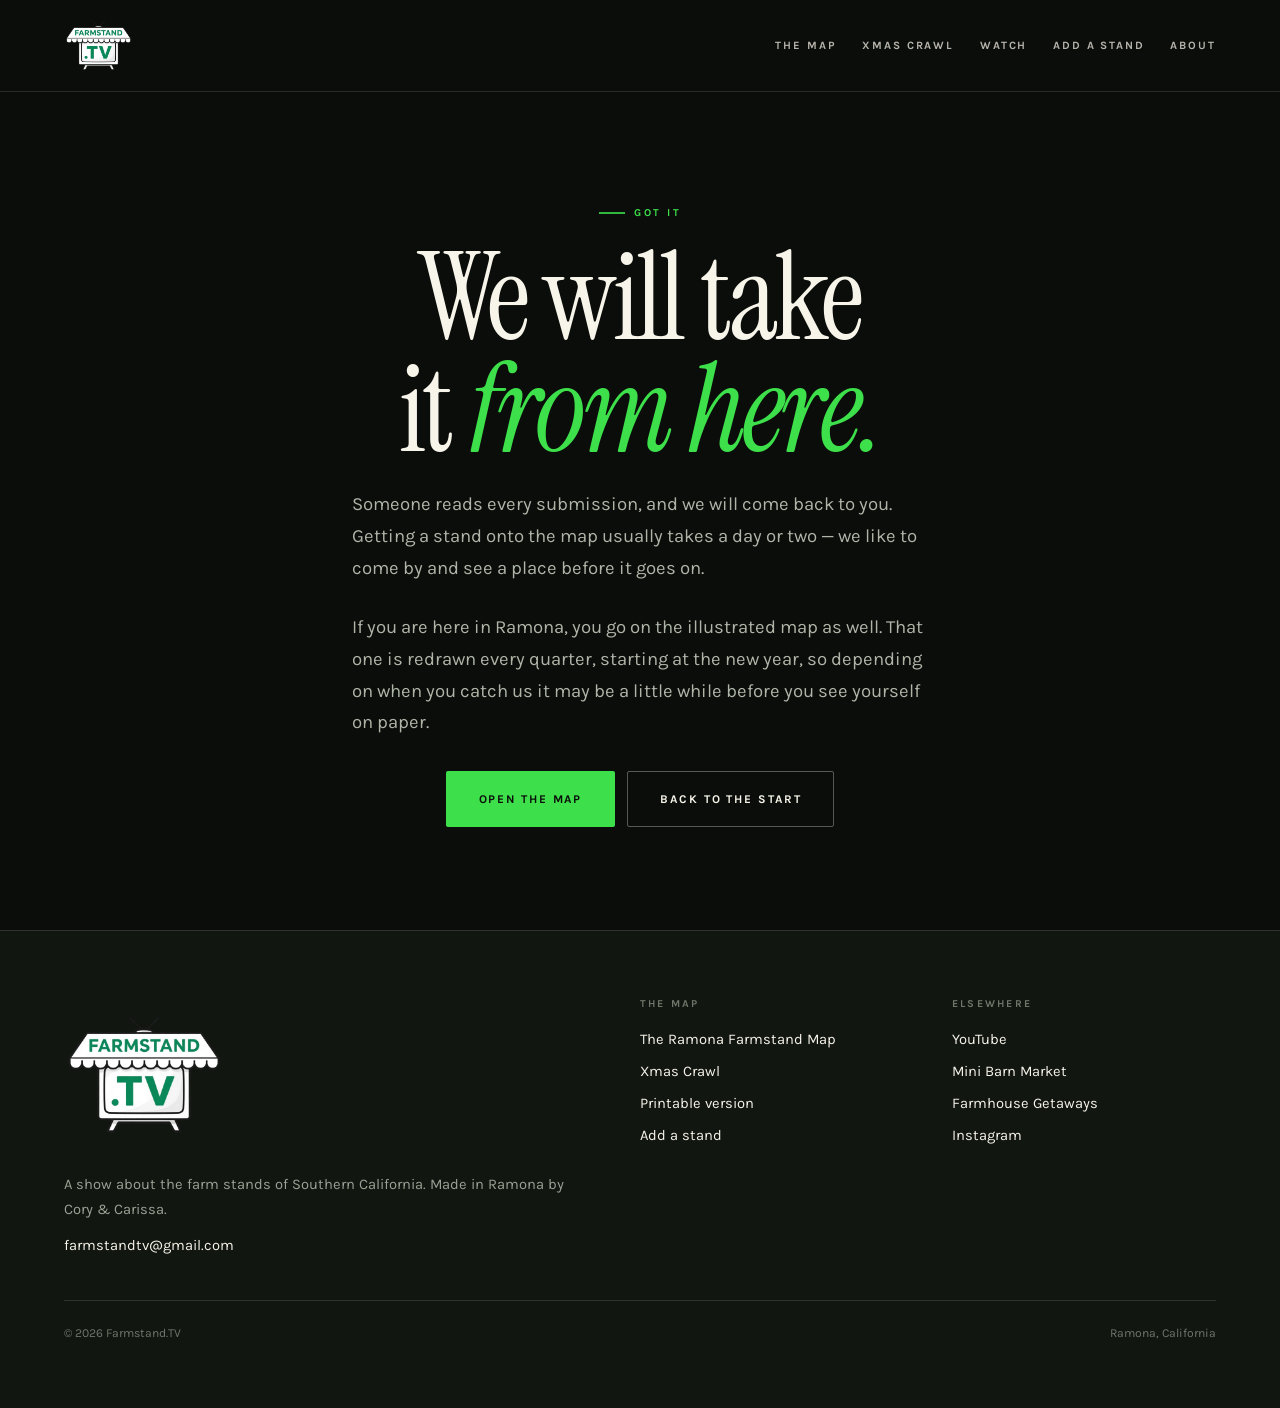
<file: thanks.html>
<!DOCTYPE html>
<html lang="en">
<head>
<meta charset="utf-8">
<!-- Google tag (gtag.js) -->
<script src="/js/attribution.js"></script>
<script async src="https://www.googletagmanager.com/gtag/js?id=G-Q1BMT5J9KE"></script>
<script>
  window.dataLayer = window.dataLayer || [];
  function gtag(){dataLayer.push(arguments);}
  gtag('js', new Date());
  gtag('config', 'G-Q1BMT5J9KE');
</script>
<meta name="viewport" content="width=device-width, initial-scale=1">
<title>Thank you | Farmstand.TV</title>
<meta name="description" content="We got your farm stand. Here is what happens next.">
<meta name="robots" content="noindex">
<link rel="canonical" href="https://farmstandtv.com/thanks">
<meta property="og:title" content="Thank you | Farmstand.TV">
<meta property="og:description" content="We got your farm stand. Here is what happens next.">
<meta property="og:type" content="website">
<meta property="og:image" content="https://farmstandtv.com/images/ramona-farmstand-map.jpg">
<meta name="twitter:card" content="summary_large_image">
<link rel="preconnect" href="https://fonts.googleapis.com">
<link rel="preconnect" href="https://fonts.gstatic.com" crossorigin>
<link href="https://fonts.googleapis.com/css2?family=Instrument+Serif:ital@0;1&family=Karla:ital,wght@0,400;0,500;0,700;1,400&display=swap" rel="stylesheet">
<link rel="icon" type="image/png" sizes="32x32" href="/images/favicon-32.png">
<link rel="apple-touch-icon" sizes="180x180" href="/images/apple-touch-icon.png">
<meta name="theme-color" content="#0B0D0A">
<script>
// Arms the scroll reveal. Runs only if JS is alive, so any failure below
// leaves every section plainly visible rather than blank.
if(!window.matchMedia('(prefers-reduced-motion: reduce)').matches)document.documentElement.className+=' js';
</script>
<link rel="stylesheet" href="/css/site.css?v=20261127b">
<script src="/js/scroll-progress.js" defer></script>
</head>
<body>
<a class="skip" href="#main">Skip to content</a>

<header class="masthead">
  <div class="wrap masthead-inner">
    <a class="wordmark" href="/"><img src="/images/logo.png" width="1024" height="1024" alt="Farmstand.TV"></a>
    <nav class="nav" aria-label="Main">
      <a href="/maps">The Map</a>
      <a href="/crawl2026">Xmas Crawl</a>
      <a href="/tours">Watch</a>
      <a href="/submit">Add a Stand</a>
      <a href="/about">About</a>
    </nav>
  </div>
</header>

<main id="main" class="band">
  <div class="wrap centered">
    <span class="kicker">Got it</span>
    <h1 class="mega" style="max-width:15ch;margin-inline:auto;">We will take it <em class="lit">from here.</em></h1>
    <p class="lede" id="t-next">Someone reads every submission, and we will come back to you.
      Getting a stand onto the map usually takes a day or two &mdash; we
      like to come by and see a place before it goes on.</p>
    <p class="lede" id="t-paper">If you are here in Ramona, you go on the illustrated map as
      well. That one is redrawn every quarter, starting at the new year, so
      depending on when you catch us it may be a little while before you see
      yourself on paper.</p>
    <div class="btn-row" style="justify-content:center;">
      <a class="btn btn-go" href="/maps">Open the map</a>
      <a class="btn btn-line" href="/">Back to the start</a>
    </div>
  </div>
</main>

<footer class="foot">
  <div class="wrap">
    <div class="foot-grid">
      <div>
        <img class="foot-logo" src="/images/logo.png" width="1024" height="1024" alt="Farmstand.TV">
        <p style="margin:0 0 .7rem;">A show about the farm stands of Southern California. Made in Ramona by Cory &amp; Carissa.</p>
        <p style="margin:0;"><a href="mailto:farmstandtv@gmail.com">farmstandtv@gmail.com</a></p>
      </div>
      <div>
        <h2>The map</h2>
        <ul>
          <li><a href="/maps">The Ramona Farmstand Map</a></li>
          <li><a href="/crawl2026">Xmas Crawl</a></li>
          <li><a href="/downloads/Ramona-Farmstand-Map.pdf">Printable version</a></li>
          <li><a href="/submit">Add a stand</a></li>
        </ul>
      </div>
      <div>
        <h2>Elsewhere</h2>
        <ul>
          <li><a href="https://www.youtube.com/@FarmstandTV" target="_blank" rel="noopener">YouTube</a></li>
          <li><a href="https://www.minibarnmarket.com/" target="_blank" rel="noopener">Mini Barn Market</a></li>
          <li><a href="https://farmhousegetaways.com/" target="_blank" rel="noopener">Farmhouse Getaways</a></li>
          <li><a href="https://www.instagram.com/minibarnmarket/" target="_blank" rel="noopener">Instagram</a></li>
        </ul>
      </div>
    </div>
    <div class="foot-fine">
      <span>&copy; 2026 Farmstand.TV</span>
      <span>Ramona, California</span>
    </div>
  </div>
</footer>
<script>
/* Not every video has a maxresdefault thumbnail. When one is missing YouTube
   may return a 404 (onerror fires) OR a 120px grey placeholder (it does not).
   Rad Living Ranch was the second kind, which is why its tile was blank.
   Checking the decoded width catches both. */
function ytFallback(img, loaded) {
  var alt = img.getAttribute("data-fallback");
  if (!alt) return;
  if (loaded && img.naturalWidth > 200) return;   // a real thumbnail
  img.removeAttribute("data-fallback");
  img.src = alt;
}

// Click a tour and the player replaces the thumbnail in place. Nothing from
// YouTube loads until then — no scripts, no cookies, no cost to anyone who
// never presses play.
(function () {
  document.addEventListener("click", function (e) {
    var btn = e.target.closest ? e.target.closest(".yt") : null;
    if (!btn || !btn.dataset.yt) return;
    var f = document.createElement("iframe");
    f.src = "https://www.youtube-nocookie.com/embed/" + btn.dataset.yt +
            "?autoplay=1&rel=0&playsinline=1&modestbranding=1";
    f.title = btn.dataset.title || "Farmstand.TV";
    f.allow = "accelerometer; autoplay; clipboard-write; encrypted-media; " +
              "gyroscope; picture-in-picture; web-share";
    f.allowFullscreen = true;
    f.setAttribute("frameborder", "0");
    btn.parentNode.replaceChild(f, btn);
  });
})();
</script>
<script>
// Reveal each section as it arrives. If anything here throws, the catch
// unhides everything — a decorative animation must never cost someone the
// content.
(function () {
  try {
    var els = document.querySelectorAll('.rv');
    if (!('IntersectionObserver' in window)) throw 0;
    var io = new IntersectionObserver(function (entries) {
      entries.forEach(function (e) {
        if (e.isIntersecting) { e.target.classList.add('in'); io.unobserve(e.target); }
      });
    }, { rootMargin: '0px 0px -10% 0px' });
    for (var i = 0; i < els.length; i++) {
      // anything already on screen at load reveals immediately
      if (els[i].getBoundingClientRect().top < window.innerHeight) els[i].classList.add('in');
      else io.observe(els[i]);
    }
  } catch (err) {
    document.documentElement.className = document.documentElement.className.replace(/\bjs\b/, '');
  }
})();
</script>
<script>
// submit.html leaves this flag when the owner chose "update my listing".
(function () {
  try {
    if (sessionStorage.getItem("fstv-update") !== "1") return;
    sessionStorage.removeItem("fstv-update");
    document.getElementById("t-next").textContent =
      "Someone reads every update. Once we confirm it is you, it replaces your listing on the map. If anything does not match what we have on file, we will call the stand first.";
    document.getElementById("t-paper").textContent =
      "The illustrated map is redrawn every quarter, starting at the new year, so changes reach the paper version at the next redraw.";
  } catch (err) { /* storage blocked: the general wording still holds */ }
})();
</script>
</body>
</html>
</file>
<file: css/site.css>
/* ==========================================================================
   FARMSTAND.TV

   One mark only: images/logo.png — the shaded set. Everything else was
   retired. The old carved/burlap sign and the video loops are a DIFFERENT
   logo and must not come back.

   The idea: the page is a screen. It powers on, it glows, it has scanlines
   and a channel number in the corner. Near-black and one very bright green,
   with bone paper for the reading. Loud where it should be, quiet where you
   actually read.
   ========================================================================== */

:root {
  --black:     #0B0D0A;
  --black-2:   #121611;
  --bone:      #F7F4EA;
  --bone-2:    #EDE8D8;

  --screen:    #3DE04A;   /* dark backgrounds only */
  --screen-dk: #1B6E24;   /* band + text on bone. Darkened from #1E7A28:
                            the pale text on the band was landing at 4.25:1. */
  --screen-lo: #12401A;

  --ink:       #171A15;
  --ink-soft:  #4A5145;
  --ink-faint: #686B5E;

  --display: "Instrument Serif", Georgia, serif;
  --body:    "Karla", -apple-system, BlinkMacSystemFont, sans-serif;

  --gutter:  clamp(1.25rem, 5vw, 5rem);
  --measure: 36rem;
}

* { box-sizing: border-box; }
html { scroll-behavior: smooth; }
@media (prefers-reduced-motion: reduce) { html { scroll-behavior: auto; } }

body {
  margin: 0; background: var(--black); color: var(--bone);
  font-family: var(--body); font-size: 1rem; line-height: 1.7;
  -webkit-font-smoothing: antialiased;
}
/* height:auto is load-bearing. Every <img> carries width/height attributes
   for layout stability; without this the height attribute wins wherever CSS
   sets only a width, and the image stretches. The map was 1382x1855 instead
   of 1382x1068 because of exactly that. */
img, video { max-width: 100%; height: auto; display: block; }
a { color: var(--screen); }

.skip { position: absolute; left: -9999px; top: 0; background: var(--screen); color: var(--black); padding: .8rem 1.2rem; z-index: 99; }
.skip:focus { left: 0; }

.wrap { max-width: 80rem; margin: 0 auto; padding-inline: var(--gutter); }
.wrap-narrow { max-width: 52rem; }
.band { padding-block: clamp(3.5rem, 8vw, 7.5rem); }
.band-tight { padding-block: clamp(2.25rem, 4.5vw, 4rem); }
.paper { background: var(--bone); color: var(--ink); }
.paper-2 { background: var(--bone-2); color: var(--ink); }
.green { background: var(--screen-dk); color: #fff; }
.centered { text-align: center; }
.centered .lede { text-align: left; max-width: var(--measure); margin-inline: auto; }

/* ---------- type ---------- */
.kicker {
  display: inline-flex; align-items: center; gap: .6rem;
  font-size: .66rem; font-weight: 700; letter-spacing: .24em;
  text-transform: uppercase; color: var(--screen); margin-bottom: 1.3rem;
}
.paper .kicker, .paper-2 .kicker { color: var(--screen-dk); }
.green .kicker { color: #BFF0C3; }
.kicker::before {
  content: ""; width: 26px; height: 2px; background: currentColor; opacity: .8;
}

.mega {
  font-family: var(--display); font-weight: 400;
  font-size: clamp(3rem, 9.5vw, 9rem); line-height: .92;
  letter-spacing: -.03em; margin: 0 0 1.4rem; text-wrap: balance;
}
.display {
  font-family: var(--display); font-weight: 400;
  font-size: clamp(2.4rem, 6vw, 5rem); line-height: .98;
  letter-spacing: -.022em; margin: 0 0 1.2rem; text-wrap: balance;
}
.headline {
  font-family: var(--display); font-weight: 400;
  font-size: clamp(1.9rem, 4vw, 3.4rem); line-height: 1.04;
  letter-spacing: -.015em; margin: 0 0 1.1rem; text-wrap: balance;
}
em.lit { font-style: italic; color: var(--screen); }
.paper em.lit, .paper-2 em.lit { color: var(--screen-dk); }

.lede { font-size: clamp(1.02rem, 1.45vw, 1.2rem); line-height: 1.72; color: #AEB5A8; margin: 0 0 1.7rem; }
.paper .lede, .paper-2 .lede { color: var(--ink-soft); }
.green .lede { color: #D6F0D8; }
.prose p { margin: 0 0 1.15rem; color: #AEB5A8; }
.paper .prose p { color: var(--ink-soft); }
.cap { font-size: .76rem; letter-spacing: .04em; color: #7E857A; margin: 1rem 0 0; }
.paper .cap { color: var(--ink-faint); }

/* ---------- channel number, top-right of each section ---------- */
.chan { position: relative; }
.chan::after {
  content: attr(data-ch);
  position: absolute; top: clamp(1rem,3vw,2.4rem); right: var(--gutter);
  font-family: var(--display); font-size: clamp(2.6rem,6vw,5rem);
  line-height: 1; color: currentColor; opacity: .11; pointer-events: none;
}

/* ---------- buttons ---------- */
.btn {
  display: inline-block; font-family: var(--body); font-size: .74rem;
  font-weight: 700; letter-spacing: .16em; text-transform: uppercase;
  padding: 1.05rem 2rem; text-decoration: none; cursor: pointer;
  border: 1.5px solid transparent; border-radius: 2px;
  transition: background .18s ease, color .18s ease, border-color .18s ease, transform .18s ease;
}
.btn:hover { transform: translateY(-2px); }
.btn-row { display: flex; flex-wrap: wrap; gap: .75rem; margin-top: 2rem; }
.btn-go { background: var(--screen); color: var(--black); }
.btn-go:hover { background: #fff; }
.btn-line { border-color: rgba(247,244,234,.32); color: var(--bone); }
.btn-line:hover { border-color: var(--bone); }
.paper .btn-go, .paper-2 .btn-go { background: var(--ink); color: var(--bone); }
.paper .btn-go:hover, .paper-2 .btn-go:hover { background: var(--screen-dk); }
.paper .btn-line, .paper-2 .btn-line { border-color: #C3C0AE; color: var(--ink); }
.paper .btn-line:hover, .paper-2 .btn-line:hover { border-color: var(--ink); }
.green .btn-go { background: #fff; color: var(--screen-lo); }
.green .btn-line { border-color: rgba(255,255,255,.5); color: #fff; }

/* ==========================================================================
   THE ARRIVAL — the screen powers on
   ========================================================================== */
.tunein {
  position: relative; overflow: hidden;
  min-height: clamp(560px, 94vh, 1000px);
  display: grid; place-items: center; text-align: center;
  padding: clamp(3rem,7vw,5rem) var(--gutter);
  background:
    radial-gradient(ellipse 58% 46% at 50% 38%, rgba(61,224,74,.17), transparent 68%),
    radial-gradient(ellipse 120% 80% at 50% 120%, rgba(61,224,74,.07), transparent 60%),
    var(--black);
}
/* faint scanlines across the whole arrival */
.tunein::before {
  content: ""; position: absolute; inset: 0; pointer-events: none;
  background: repeating-linear-gradient(to bottom, rgba(255,255,255,.028) 0 1px, transparent 1px 4px);
  mix-blend-mode: overlay;
}
.tunein-inner { position: relative; z-index: 1; }

.mark {
  width: min(58vw, 340px); height: auto; margin: 0 auto clamp(1.4rem,3vw,2.4rem);
  filter: drop-shadow(0 0 46px rgba(61,224,74,.42)) drop-shadow(0 24px 50px rgba(0,0,0,.6));
}
.tunein h1 { margin-bottom: 1.2rem; }
.tunein .lede { max-width: 50ch; margin-inline: auto; text-align: center; }
.tunein .btn-row { justify-content: center; }

.onair {
  display: inline-flex; align-items: center; gap: .6rem;
  font-size: .64rem; font-weight: 700; letter-spacing: .26em; text-transform: uppercase;
  color: var(--bone); opacity: .78; margin-bottom: 1.5rem;
}
.onair i {
  width: 7px; height: 7px; border-radius: 50%; background: #E23B2F;
  box-shadow: 0 0 0 4px rgba(226,59,47,.22);
  animation: blip 2.4s ease-in-out infinite;
}
@keyframes blip { 0%,100% { opacity: 1 } 50% { opacity: .35 } }

/* the power-on: a bright line opens out into the picture */
@media (prefers-reduced-motion: no-preference) {
  .tunein-inner > * { animation: rise .9s cubic-bezier(.16,.84,.3,1) backwards; }
  .mark { animation: poweron 1.15s cubic-bezier(.16,.84,.3,1) backwards; }
  .onair    { animation-delay: .70s; }
  .tunein h1 { animation-delay: .82s; }
  .tunein .lede { animation-delay: .94s; }
  .tunein .btn-row { animation-delay: 1.04s; }
}
@keyframes poweron {
  0%   { opacity: 0; transform: scaleY(.012) scaleX(.7); filter: brightness(4) drop-shadow(0 0 60px rgba(61,224,74,.9)); }
  42%  { opacity: 1; transform: scaleY(.012) scaleX(1.06); filter: brightness(4) drop-shadow(0 0 60px rgba(61,224,74,.9)); }
  70%  { transform: scaleY(1.06) scaleX(1); filter: brightness(1.5); }
  100% { transform: scaleY(1) scaleX(1); filter: drop-shadow(0 0 46px rgba(61,224,74,.42)) drop-shadow(0 24px 50px rgba(0,0,0,.6)); }
}
@keyframes rise { from { opacity: 0; transform: translateY(16px); } to { opacity: 1; transform: none; } }

/* ---------- the ticker ---------- */
.ticker {
  overflow: hidden; border-block: 1px solid rgba(247,244,234,.14);
  background: var(--black-2); padding-block: .95rem;
}
.paper + .ticker, .ticker.on-paper { background: var(--bone-2); border-color: #DAD5C2; }
.ticker-track { display: flex; width: max-content; animation: slide 58s linear infinite; }
@media (prefers-reduced-motion: reduce) { .ticker-track { animation: none; } }
.ticker-track span {
  font-size: .72rem; font-weight: 700; letter-spacing: .2em; text-transform: uppercase;
  color: #8E9689; padding-inline: 1.4rem; white-space: nowrap;
}
.ticker.on-paper .ticker-track span { color: #86836F; }
.ticker-track span::after { content: "◆"; margin-left: 1.4rem; color: var(--screen); opacity: .55; }
.ticker.on-paper .ticker-track span::after { color: var(--screen-dk); opacity: .5; }
@keyframes slide { from { transform: translateX(0); } to { transform: translateX(-50%); } }

/* ---------- masthead ---------- */
.masthead { border-bottom: 1px solid rgba(247,244,234,.13); background: var(--black); position: sticky; top: 0; z-index: 40; }
.masthead-inner { display: flex; align-items: center; justify-content: space-between; gap: 1.2rem; padding-block: .7rem; flex-wrap: wrap; }
.wordmark { display: block; line-height: 0; }
.wordmark img { height: clamp(52px, 5.4vw, 70px); width: auto; }
.nav { display: flex; gap: clamp(.8rem, 2vw, 1.6rem); flex-wrap: wrap; }
.nav a {
  font-size: .7rem; font-weight: 700; letter-spacing: .17em; text-transform: uppercase;
  text-decoration: none; color: var(--bone); opacity: .72; padding-block: .3rem;
}
.nav a:hover { opacity: 1; color: var(--screen); }
.nav a[aria-current="page"] { opacity: 1; color: var(--screen); }
/* Five items (the crawl sits with the map) wrap to a lonely last line
   on a phone unless the tracking comes in a little. */
@media (max-width: 46rem) {
  .nav { gap: .35rem .65rem; }
  .nav a { letter-spacing: .1em; font-size: .64rem; }
}

/* ==========================================================================
   THE MAP — full bleed, edge to edge, glowing
   ========================================================================== */
.bleed { padding-inline: 0; max-width: none; }
.map-bleed { position: relative; padding-block: clamp(2rem,4vw,3.5rem); }
.map-bleed::before {
  content: ""; position: absolute; inset: 12% 0 12% 0;
  background: radial-gradient(ellipse 60% 60% at 50% 50%, rgba(61,224,74,.20), transparent 70%);
  pointer-events: none;
}
.map-bleed img, .map-bleed .live {
  position: relative; width: min(96vw, 1500px); margin-inline: auto;
  border-radius: 3px; box-shadow: 0 50px 110px -60px rgba(0,0,0,.9), 0 0 0 1px rgba(247,244,234,.1);
}
.live { position: relative; aspect-ratio: 3/4; overflow: hidden; background: #060806; }
@media (min-width: 48rem) { .live { aspect-ratio: 16/9; } }
.live iframe { position: absolute; inset: 0; width: 100%; height: 100%; border: 0; }

/* ---------- three ways ---------- */
.trio { display: grid; gap: 1px; grid-template-columns: 1fr; background: rgba(247,244,234,.14); border: 1px solid rgba(247,244,234,.14); }
@media (min-width: 54rem) { .trio { grid-template-columns: repeat(3,1fr); } }
.paper .trio, .paper-2 .trio { background: #DAD5C2; border-color: #DAD5C2; }
.cell { background: var(--black); padding: clamp(1.6rem,3vw,2.3rem); display: flex; flex-direction: column; }
.paper .cell { background: var(--bone); }
.paper-2 .cell { background: var(--bone-2); }
.cell h3 { font-family: var(--body); font-size: .68rem; font-weight: 700; letter-spacing: .21em; text-transform: uppercase; color: var(--screen); margin: 0 0 1rem; }
.paper .cell h3, .paper-2 .cell h3 { color: var(--screen-dk); }
.cell p { margin: 0; font-size: .94rem; color: #A5ACA0; }
.paper .cell p, .paper-2 .cell p { color: var(--ink-soft); }
.cell .btn-row { margin-top: auto; padding-top: 1.6rem; }
.cell .btn { width: 100%; text-align: center; }

/* ---------- tours ---------- */
.tours { display: grid; gap: 1.6rem; grid-template-columns: 1fr; }
@media (min-width: 52rem) { .tours { grid-template-columns: repeat(3,1fr); } }
.tour a { text-decoration: none; color: inherit; display: block; }

/* The click-to-play facade. It is a <button> rather than a link because it
   does not navigate — it swaps a player in where the picture was. */
.tour .yt {
  position: relative; display: block; width: 100%; padding: 0; border: 0;
  background: #10140F; border-radius: 3px; overflow: hidden; cursor: pointer;
  aspect-ratio: 16/9; font: inherit; color: inherit;
}
.tour .yt img { width: 100%; height: 100%; object-fit: cover; transition: transform .5s cubic-bezier(.2,.7,.3,1); }
.tour .yt:hover img, .tour .yt:focus-visible img { transform: scale(1.05); }
.tour .yt:focus-visible { outline: 3px solid var(--screen); outline-offset: 3px; }
.tour .yt::after { content: ""; position: absolute; inset: 0; background: linear-gradient(180deg, transparent 45%, rgba(6,8,6,.6)); }
/* the player that replaces it keeps the same footprint, so nothing jumps */
.tour iframe { width: 100%; aspect-ratio: 16/9; border: 0; border-radius: 3px; display: block; background: #000; }

.thumb { position: relative; overflow: hidden; aspect-ratio: 16/9; border-radius: 3px; display: block; }
.thumb img { width: 100%; height: 100%; object-fit: cover; transition: transform .5s cubic-bezier(.2,.7,.3,1); }
.thumb::after { content: ""; position: absolute; inset: 0; background: linear-gradient(180deg, transparent 45%, rgba(6,8,6,.72)); }
.play {
  position: absolute; inset: 0; margin: auto; width: 56px; height: 56px; border-radius: 50%;
  display: grid; place-content: center; background: var(--screen); z-index: 2;
  transition: transform .25s ease;
}
.tour a:hover .play, .tour .yt:hover .play { transform: scale(1.1); }
.play::after { content: ""; width: 0; height: 0; margin-left: 4px; border-left: 15px solid var(--black); border-top: 9px solid transparent; border-bottom: 9px solid transparent; }
.dur { position: absolute; right: .6rem; bottom: .6rem; z-index: 2; background: rgba(0,0,0,.8); color: #fff; font-size: .66rem; font-weight: 700; letter-spacing: .07em; padding: .22rem .48rem; border-radius: 2px; }
.tour h3 { font-family: var(--body); font-size: 1rem; font-weight: 700; margin: 1rem 0 .25rem; line-height: 1.35; }
.tour p { font-size: .82rem; color: #7E857A; margin: 0; }

/* ---------- the index of stands ---------- */
.stands { columns: 2; column-gap: 2.5rem; font-size: .92rem; line-height: 2.15; padding: 0; margin: 1.6rem 0 0; }
@media (min-width: 48rem) { .stands { columns: 4; } }
.stands li { break-inside: avoid; list-style: none; }

/* ---------- forms ---------- */
.hp { position: absolute; left: -9999px; }
.field { display: grid; gap: .35rem; margin-bottom: 1.05rem; }
.field label { font-size: .68rem; font-weight: 700; letter-spacing: .16em; text-transform: uppercase; color: var(--ink-soft); }
.field input, .field textarea {
  font: inherit; font-size: 1rem; padding: .85rem 1rem; width: 100%;
  border: 1px solid #D5D0BE; border-radius: 2px; background: #fff; color: var(--ink);
}
.field textarea { min-height: 8rem; resize: vertical; }
.field input:focus, .field textarea:focus { outline: none; border-color: var(--screen-dk); box-shadow: 0 0 0 3px rgba(30,122,40,.16); }
.form-card { background: #fff; border: 1px solid #D5D0BE; padding: clamp(1.5rem,3vw,2.3rem); }
.fine { font-size: .74rem; color: var(--ink-faint); margin: 1rem 0 0; }

.subform { display: grid; gap: .6rem; grid-template-columns: 1fr; max-width: 32rem; margin: 2rem auto 0; }
@media (min-width: 32rem) { .subform { grid-template-columns: 1fr auto; } }
.subform input { font: inherit; padding: 1rem 1.1rem; border: 0; border-radius: 2px; width: 100%; }
.subform .btn { white-space: nowrap; }

/* ---------- footer ---------- */
.foot { background: var(--black-2); color: #9AA294; padding-block: clamp(2.5rem,5vw,4rem); font-size: .92rem; border-top: 1px solid rgba(247,244,234,.12); }
.foot a { color: var(--bone); text-decoration: none; }
.foot a:hover { color: var(--screen); }
.foot h2 { font-family: var(--body); font-size: .66rem; font-weight: 700; letter-spacing: .21em; text-transform: uppercase; color: #6F7669; margin: 0 0 .9rem; }
.foot ul { list-style: none; padding: 0; margin: 0; }
.foot li { margin-bottom: .45rem; }
.foot-grid { display: grid; gap: 2rem; grid-template-columns: 1fr; }
@media (min-width: 46rem) { .foot-grid { grid-template-columns: 2fr 1fr 1fr; gap: 3rem; } }
.foot-logo { width: clamp(120px,14vw,160px); height: auto; margin: 0 0 1.1rem; }
.foot-fine { display: flex; justify-content: space-between; gap: 1rem; flex-wrap: wrap; margin-top: 2.6rem; padding-top: 1.4rem; border-top: 1px solid rgba(154,162,148,.2); font-size: .76rem; color: #6F7669; }

/* ---------- scroll reveal ----------
   Content is visible by default. It is only hidden once a tiny script in the
   <head> has added .js to <html>, which proves JavaScript is running and can
   put it back. Get this the wrong way round and a script failure blanks the
   entire page. */
@media (prefers-reduced-motion: no-preference) {
  .js .rv { opacity: 0; transform: translateY(22px); transition: opacity .7s ease, transform .7s cubic-bezier(.16,.84,.3,1); }
  .js .rv.in { opacity: 1; transform: none; }
}

/* ---------- the submit form ---------- */
.formnote { font-size: .88rem; color: var(--ink-soft); margin: 0 0 1.6rem; padding-bottom: 1.2rem; border-bottom: 1px solid #E4DFCD; }
.formnote em { font-style: normal; font-weight: 700; color: var(--screen-dk); }
.field-pair, .field-trio { display: grid; gap: 0 1rem; grid-template-columns: 1fr; }
@media (min-width: 34rem) {
  .field-pair  { grid-template-columns: 1fr 1fr; }
  .field-trio  { grid-template-columns: 2fr 1fr 1fr; }
}
.listed, .not-listed {
  font-size: .58rem; font-weight: 700; letter-spacing: .12em; text-transform: uppercase;
  padding: .12rem .38rem; border-radius: 2px; margin-left: .4rem; vertical-align: 1px;
}
.listed     { background: #DCEEDD; color: #14501B; }
.not-listed { background: #E8E5D6; color: #6A6A5C; }

.steps { counter-reset: s; list-style: none; padding: 0; margin: 1.4rem 0 0; }
.steps li {
  counter-increment: s; position: relative; padding-left: 3.1rem;
  margin-bottom: 1.15rem; color: var(--ink-soft); font-size: .97rem;
}
.steps li b { color: var(--ink); }
.steps li::before {
  content: counter(s,decimal-leading-zero); position: absolute; left: 0; top: -.15rem;
  font-family: var(--display); font-size: 1.7rem; line-height: 1; color: var(--screen-dk); opacity: .55;
}

/* ==========================================================================
   THE MAP — ours, on our own site (Leaflet)
   ========================================================================== */
.fsmap-wrap { position: relative; }
#fsmap {
  height: clamp(420px, 64vh, 760px); width: 100%;
  background: #E8E4D6; border: 1px solid rgba(247,244,234,.18); border-radius: 3px;
  z-index: 1;
}
.fsfail { color: #AEB5A8; text-align: center; padding: 4rem 1.5rem; font-size: .95rem; }

/* Leaflet chrome, restyled to belong here */
/* The basemap is light now, so Leaflet's own chrome goes light with it. */
.leaflet-container { font-family: var(--body); background: #E8E4D6; }
.leaflet-control-attribution {
  background: rgba(255,255,255,.88) !important; color: #5C6156 !important; font-size: .62rem;
}
.leaflet-control-attribution a { color: var(--screen-dk) !important; }
.leaflet-bar a {
  background: #fff; color: var(--ink); border-color: rgba(23,26,21,.18);
}
.leaflet-bar a:hover { background: var(--ink); color: var(--bone); }
.leaflet-popup-content-wrapper {
  background: var(--bone); color: var(--ink); border-radius: 3px; box-shadow: 0 18px 40px rgba(0,0,0,.5);
}
.leaflet-popup-tip { background: var(--bone); }
.leaflet-popup-content { margin: 1rem 1.1rem; font-size: .9rem; line-height: 1.55; }
.pop h3 { font-family: var(--display); font-weight: 400; font-size: 1.4rem; line-height: 1.1; margin: 0 0 .45rem; }
.pop p { margin: 0 0 .35rem; }
.pop-sells { color: var(--screen-dk); font-weight: 700; font-size: .8rem; }
.pop-hours { color: var(--ink-soft); font-size: .84rem; }
.pop-addr  { color: var(--ink-faint); font-size: .84rem; }
.pop-links { margin-top: .7rem !important; display: flex; gap: .55rem; flex-wrap: wrap; }
.pop-links a {
  font-size: .64rem; font-weight: 700; letter-spacing: .13em; text-transform: uppercase;
  text-decoration: none; padding: .48rem .8rem; border-radius: 2px;
  background: var(--ink); color: var(--bone);
}
.pop-links a:first-child { background: var(--screen-dk); color: #fff; }

/* filter chips */
.fschips { display: flex; flex-wrap: wrap; gap: .5rem; margin: 0 0 1.2rem; }
.fschip {
  font: inherit; font-size: .68rem; font-weight: 700; letter-spacing: .14em;
  text-transform: uppercase; cursor: pointer; padding: .58rem 1.05rem;
  border: 1px solid rgba(247,244,234,.26); background: transparent;
  color: var(--bone); border-radius: 999px; transition: all .16s ease;
}
.fschip:hover { border-color: var(--bone); }
.fschip.is-on { background: var(--screen); border-color: var(--screen); color: var(--black); }

.fscount { font-size: .72rem; font-weight: 700; letter-spacing: .16em; text-transform: uppercase; color: #7E857A; margin: 1rem 0 0; }

/* the list under the map */
.fslist { list-style: none; padding: 0; margin: 1.4rem 0 0; }
.fsrow {
  display: flex; align-items: center; justify-content: space-between; gap: 1rem;
  padding: .95rem .2rem; border-bottom: 1px solid rgba(247,244,234,.1); cursor: pointer;
}
.fsrow:hover { background: rgba(247,244,234,.035); }
.fsrow b { display: block; font-size: 1rem; font-weight: 700; }
.fsrow-sells { display: block; font-size: .78rem; color: var(--screen); margin-top: .1rem; }
/* the inventory fold — collapsed until asked for, so one wordy stand
   does not push the next three off the screen */
.fsrow-more { margin-top: .18rem; }
.fsrow-more > summary {
  display: list-item; list-style-position: inside; cursor: pointer;
  font-size: .74rem; letter-spacing: .02em; color: #7E857A;
}
.fsrow-more > summary:hover,
.fsrow-more[open] > summary { color: var(--screen); }
.fsrow-more > summary:focus-visible { outline: 1px solid var(--screen); outline-offset: 2px; }
.fsrow-more[open] > .fsrow-sells { margin-top: .28rem; }
.fsrow-addr  { display: block; font-size: .82rem; color: #7E857A; margin-top: .1rem; }
.fsrow-dir {
  flex: none; font-size: .62rem; font-weight: 700; letter-spacing: .13em; text-transform: uppercase;
  text-decoration: none; color: var(--bone); border: 1px solid rgba(247,244,234,.26);
  padding: .5rem .8rem; border-radius: 2px;
}
.fsrow-dir:hover { border-color: var(--screen); color: var(--screen); }
/* a grid rather than CSS columns: multi-column rebalances the entire list
   whenever a fold opens, so one click shuffled 18 of 31 rows the reader was
   not even looking at. Grid only grows the row that was opened. */
@media (min-width: 60rem) {
  .fslist { display: grid; grid-template-columns: 1fr 1fr; column-gap: 3rem; align-items: start; }
}
.fsmap-off {
  border: 1px dashed rgba(247,244,234,.2); border-radius: 3px; background: #10140F;
}

/* subscribe sits on bone now — it was dark between two dark bands and disappeared */
.paper .subform input { border: 1px solid #D5D0BE; }
.paper .subform .btn  { background: var(--ink); color: var(--bone); }
.paper .subform .btn:hover { background: var(--screen-dk); }

/* landmarks layer — small dots, deliberately quieter than the stand pins */
.fscontrols { display: flex; flex-wrap: wrap; gap: .5rem; align-items: center; justify-content: space-between; margin-bottom: 1.2rem; }
.fscontrols .fschips { margin: 0; }
.fschip-alt { border-style: dashed; }
.fschip-alt.is-on { background: transparent; border-style: solid; border-color: var(--screen); color: var(--screen); }
/* landmarks — an icon in a disc, quieter than the farm stand pins */
.lmark-dot {
  display: grid; place-items: center; width: 26px; height: 26px;
  border-radius: 50%; background: var(--ink); border: 2px solid #fff;
  box-shadow: 0 2px 6px rgba(0,0,0,.45);
}
.lmark-dot svg { width: 15px; height: 15px; }
.lmark-dot svg path, .lmark-dot svg circle {
  fill: none; stroke: #EFEDE0; stroke-width: 1.9;
  stroke-linecap: round; stroke-linejoin: round;
}

/* ---- map labels ----
   Stand names appear on hover, or all at once via the button. Landmark names
   are always on and deliberately quieter — they are the background furniture
   you navigate by, not the thing you came for. */
.map-label.leaflet-tooltip {
  background: rgba(23,26,21,.92); border: 0; border-radius: 3px;
  color: #F7F4EA; font-family: var(--body); font-size: .7rem; font-weight: 700;
  letter-spacing: .04em; padding: .22rem .5rem; box-shadow: 0 2px 7px rgba(0,0,0,.4);
  white-space: nowrap; pointer-events: none;
}
.map-label.leaflet-tooltip::before { display: none; }        /* no callout arrow */

.map-label-lm.leaflet-tooltip {
  background: none; box-shadow: none;
  color: #3B4436; font-weight: 700; font-size: .66rem;
  letter-spacing: .03em; padding: 0;
  text-shadow: 0 0 3px #fff, 0 0 3px #fff, 0 0 6px #fff;   /* halo, so it reads on any tile */
}
/* on satellite the halo has to go the other way */
#fsmap.on-satellite .map-label-lm.leaflet-tooltip {
  color: #fff; text-shadow: 0 0 3px #000, 0 0 3px #000, 0 0 7px #000;
}
#fsmap.on-satellite .lmark-dot { background: rgba(23,26,21,.85); }
.fsrow-hours { display: block; font-size: .78rem; color: var(--screen); margin-top: .12rem; }
@media (min-width: 54rem) { .trio-2 { grid-template-columns: repeat(2,1fr); } }

/* the basemap switcher */
.fsstyles { display: flex; flex-wrap: wrap; gap: .4rem; }
.fschip-sm { font-size: .62rem; padding: .45rem .8rem; letter-spacing: .12em; }
.fsrow-ours {
  display: inline-block; margin-left: .5rem; vertical-align: 2px;
  font-size: .56rem; font-weight: 700; letter-spacing: .14em; text-transform: uppercase;
  background: var(--screen); color: var(--black); padding: .1rem .36rem; border-radius: 2px;
}
</file>
<file: css/crawl.css>
/* Christmas Crawl. Scoped to body.crawl and to the home-page teaser
   (.crawl-home) so the rest of the site, including /maps, stays as it is.
   Holiday colour on the same type: Instrument Serif, Karla, bone, near-black.
   Gold #E4C56A, cranberry #8E2432 / #7E1E2E, pine #14281C. */

.crawl-home {
  position: relative;
  overflow: hidden;
  background:
    radial-gradient(ellipse 70% 80% at 15% 0%, rgba(228, 197, 106, .18), transparent 55%),
    #163024;
  color: #F7F4EA;
  padding-block: clamp(3rem, 7vw, 5.5rem);
}
.crawl-home .kicker { color: #E4C56A; }
.crawl-home .display { color: #F7F4EA; }
.crawl-home em.lit { color: #F0D78C; }
.crawl-home .lede { color: #E4EDE4; max-width: 46rem; }
.crawl-home .btn-go { background: #E4C56A; color: #1A1408; }
.crawl-home .btn-go:hover { background: #fff; color: #1A1408; }

/* ---------- string lights and snow ---------- */
.lights {
  position: absolute;
  z-index: 2;
  top: 0; left: 0; right: 0;
  display: flex;
  justify-content: space-between;
  align-items: flex-start;
  padding: 0 3%;
  height: 28px;
  pointer-events: none;
}
.lights::before {
  content: "";
  position: absolute;
  left: 1%; right: 1%; top: 5px;
  border-top: 2px solid #4A3518;
  border-radius: 2px;
}
.lights i {
  position: relative;
  width: 11px; height: 15px;
  margin-top: 6px;
  border-radius: 50% 50% 42% 42%;
  color: #E4C56A;
  background: currentColor;
  box-shadow: 0 0 8px currentColor, inset 0 -3px 0 rgba(0, 0, 0, .18);
}
.lights i:nth-child(3n + 1) { color: #E23B4A; }
.lights i:nth-child(3n + 2) { color: #8FD6A4; }
.lights i:nth-child(odd) { margin-top: 9px; }
.crawl-home .lights { height: 22px; }

.snow { position: absolute; inset: 0; pointer-events: none; overflow: hidden; z-index: 0; }
.snow span {
  position: absolute;
  top: -8%;
  width: 5px; height: 5px;
  border-radius: 50%;
  background: #fff;
  opacity: .75;
  animation: snow-fall linear infinite;
}
.snow span:nth-child(1)  { left: 6%;  animation-duration: 11s; animation-delay: -2s; }
.snow span:nth-child(2)  { left: 14%; animation-duration: 15s; animation-delay: -8s; width: 3px; height: 3px; }
.snow span:nth-child(3)  { left: 23%; animation-duration: 13s; animation-delay: -4s; }
.snow span:nth-child(4)  { left: 31%; animation-duration: 17s; animation-delay: -11s; width: 4px; height: 4px; }
.snow span:nth-child(5)  { left: 40%; animation-duration: 12s; animation-delay: -6s; }
.snow span:nth-child(6)  { left: 48%; animation-duration: 16s; animation-delay: -1s; width: 3px; height: 3px; }
.snow span:nth-child(7)  { left: 57%; animation-duration: 14s; animation-delay: -9s; }
.snow span:nth-child(8)  { left: 66%; animation-duration: 18s; animation-delay: -3s; width: 4px; height: 4px; }
.snow span:nth-child(9)  { left: 74%; animation-duration: 12s; animation-delay: -7s; }
.snow span:nth-child(10) { left: 83%; animation-duration: 15s; animation-delay: -12s; width: 3px; height: 3px; }
.snow span:nth-child(11) { left: 90%; animation-duration: 13s; animation-delay: -5s; }
.snow span:nth-child(12) { left: 96%; animation-duration: 17s; animation-delay: -10s; }

@keyframes snow-fall {
  0%   { transform: translateY(-10%) translateX(0); opacity: 0; }
  12%  { opacity: .8; }
  100% { transform: translateY(105vh) translateX(18px); opacity: .15; }
}
@keyframes twinkle {
  0%, 100% { opacity: 1; filter: brightness(1); }
  50%      { opacity: .45; filter: brightness(.65); }
}
@keyframes stamp-in {
  0%   { transform: rotate(-14deg) scale(1.55); opacity: 0; }
  100% { transform: rotate(-14deg) scale(1); opacity: 1; }
}
@keyframes pin-pulse {
  50% { box-shadow: 0 0 0 8px rgba(228, 197, 106, .2), 0 2px 6px rgba(0, 0, 0, .35); }
}

@keyframes foil-shift {
  from { background-position: 0% 50%; }
  to { background-position: 100% 50%; }
}
@media (prefers-reduced-motion: no-preference) {
  .lights i { animation: twinkle 2.6s ease-in-out infinite; }
  .lights i:nth-child(3n + 1) { animation-delay: .4s; }
  .lights i:nth-child(3n + 2) { animation-delay: .9s; }
  .marquee-bulbs i { animation: twinkle 1.7s ease-in-out infinite; }
  .marquee-bulbs i:nth-child(3n + 1) { animation-delay: .2s; }
  .marquee-bulbs i:nth-child(3n + 2) { animation-delay: .55s; }
  .marquee-huge { animation: foil-shift 5.5s linear infinite alternate; }
  .celebrate[open] .stamp { animation: stamp-in .45s cubic-bezier(.2, 1.3, .4, 1); }
  .pin-next { animation: pin-pulse 1.8s ease-in-out infinite; }
}
@media (prefers-reduced-motion: reduce) {
  .snow { display: none; }
  .lights i, .stamp, .pin-next { animation: none; }
}

/* ---------- landing ---------- */
.crawl-hero {
  position: relative;
  overflow: hidden;
  text-align: center;
  padding: clamp(3.6rem, 9vw, 6rem) .85rem clamp(3rem, 8vw, 5rem);
  background:
    radial-gradient(ellipse 80% 55% at 50% 18%, rgba(228, 197, 106, .34), transparent 58%),
    radial-gradient(ellipse 42% 48% at 6% 88%, rgba(142, 36, 50, .55), transparent 55%),
    radial-gradient(ellipse 38% 42% at 96% 78%, rgba(30, 107, 58, .4), transparent 60%),
    #0c1c14;
  color: #F7F4EA;
}
.crawl-hero-inner { position: relative; z-index: 1; }
.crawl-hero .kicker { color: #F0D78C; }
.marquee {
  position: relative;
  max-width: 34rem;
  margin: .2rem auto 1.5rem;
  padding: 1.7rem .7rem 1.05rem;
  background:
    linear-gradient(180deg, rgba(255, 220, 150, .14), transparent 28%),
    repeating-linear-gradient(90deg, #5c321c 0 14px, #4a2816 14px 28px);
  border: 8px solid #2a160e;
  border-radius: 12px;
  box-shadow:
    0 0 0 3px #E4C56A,
    0 22px 40px rgba(0, 0, 0, .45),
    inset 0 0 0 2px rgba(228, 197, 106, .35);
}
.marquee-bulbs {
  position: absolute;
  inset: 7px;
  pointer-events: none;
}
.marquee-bulbs i {
  position: absolute;
  width: 11px;
  height: 11px;
  border-radius: 50%;
  background: #fff4c4;
  box-shadow: 0 0 8px #fff4c4, 0 0 2px #fff;
}
.marquee-bulbs i:nth-child(3n + 1) { background: #ff4d5a; box-shadow: 0 0 8px #ff4d5a; }
.marquee-bulbs i:nth-child(3n + 2) { background: #7dffb0; box-shadow: 0 0 8px #7dffb0; }
.marquee-bulbs i:nth-child(1)  { top: 0; left: 2%; }
.marquee-bulbs i:nth-child(2)  { top: 0; left: 12%; }
.marquee-bulbs i:nth-child(3)  { top: 0; left: 22%; }
.marquee-bulbs i:nth-child(4)  { top: 0; left: 32%; }
.marquee-bulbs i:nth-child(5)  { top: 0; left: 42%; }
.marquee-bulbs i:nth-child(6)  { top: 0; left: 52%; }
.marquee-bulbs i:nth-child(7)  { top: 0; left: 62%; }
.marquee-bulbs i:nth-child(8)  { top: 0; left: 72%; }
.marquee-bulbs i:nth-child(9)  { top: 0; left: 82%; }
.marquee-bulbs i:nth-child(10) { top: 0; left: 92%; }
.marquee-bulbs i:nth-child(11) { bottom: 0; left: 6%; }
.marquee-bulbs i:nth-child(12) { bottom: 0; left: 18%; }
.marquee-bulbs i:nth-child(13) { bottom: 0; left: 30%; }
.marquee-bulbs i:nth-child(14) { bottom: 0; left: 42%; }
.marquee-bulbs i:nth-child(15) { bottom: 0; left: 54%; }
.marquee-bulbs i:nth-child(16) { bottom: 0; left: 66%; }
.marquee-bulbs i:nth-child(17) { bottom: 0; left: 78%; }
.marquee-bulbs i:nth-child(18) { bottom: 0; left: 90%; }
.marquee-bulbs i:nth-child(19) { top: 18%; left: 0; }
.marquee-bulbs i:nth-child(20) { top: 42%; left: 0; }
.marquee-bulbs i:nth-child(21) { top: 66%; left: 0; }
.marquee-bulbs i:nth-child(22) { top: 18%; right: 0; }
.marquee-bulbs i:nth-child(23) { top: 42%; right: 0; }
.marquee-bulbs i:nth-child(24) { top: 66%; right: 0; }
.marquee-title { margin: 0; }
.marquee-banner {
  display: inline-block;
  margin: 0 0 .45rem;
  padding: .42rem .85rem .36rem;
  background: #8E2432;
  color: #F7F4EA;
  font-family: "Rye", Georgia, serif;
  font-size: clamp(1.05rem, 4.8vw, 1.65rem);
  font-weight: 400;
  line-height: 1.15;
  letter-spacing: .02em;
  border-radius: 3px;
  box-shadow: 0 5px 0 #4e1018;
  transform: rotate(-1.5deg);
}
.marquee-huge {
  display: block;
  margin: 0;
  font-family: "Abril Fatface", Georgia, serif;
  font-size: clamp(3.35rem, 15.6vw, 7.4rem);
  font-weight: 400;
  line-height: .86;
  letter-spacing: -.02em;
  color: #F6E2A4;
  text-shadow: 0 3px 0 #3a220c, 0 0 18px rgba(246, 226, 164, .45);
}
@supports ((-webkit-background-clip: text) or (background-clip: text)) {
  .marquee-huge {
    background-image: linear-gradient(105deg, #fff8dc 0%, #f6e2a4 18%, #fff 36%, #e4c56a 52%, #a67c2d 70%, #fff6d4 86%, #f0d78c 100%);
    background-size: 220% 100%;
    -webkit-background-clip: text;
    background-clip: text;
    color: transparent;
    filter: drop-shadow(0 3px 0 #3a220c) drop-shadow(0 0 14px rgba(246, 226, 164, .4));
    text-shadow: none;
  }
}
.marquee-icons {
  display: flex;
  justify-content: center;
  align-items: flex-end;
  gap: .85rem;
  margin-top: .65rem;
}
.crawl-hero em.lit { color: #F3DE9A; }
.crawl-hero .lede {
  color: #E4EDE4;
  text-align: center;
  max-width: 40rem;
  margin-inline: auto;
}

.date-show { margin: 1.8rem auto 0; max-width: 28rem; }
.date-kicker {
  margin: 0 0 .7rem;
  font-size: .72rem;
  font-weight: 700;
  letter-spacing: .22em;
  text-transform: uppercase;
  color: #F0D78C;
}
.cal-pair { display: grid; grid-template-columns: 1fr 1fr; gap: .7rem; }
.cal-tile {
  background: #F7F4EA;
  color: #171A15;
  border-radius: 8px 8px 6px 6px;
  overflow: hidden;
  box-shadow: 0 16px 40px rgba(0, 0, 0, .28);
}
.cal-dow {
  display: block;
  background: #7E1E2E;
  color: #F7F4EA;
  font-size: .68rem;
  font-weight: 700;
  letter-spacing: .16em;
  text-transform: uppercase;
  padding: .45rem .4rem .4rem;
}
.cal-num {
  display: block;
  font-family: var(--display);
  font-size: clamp(3.4rem, 12vw, 4.6rem);
  line-height: .9;
  padding: .45rem 0 .1rem;
  color: #7E1E2E;
}
.cal-mon {
  display: block;
  padding-bottom: .7rem;
  font-size: .78rem;
  font-weight: 700;
  letter-spacing: .14em;
  text-transform: uppercase;
  color: #4A5145;
}
.cal-year {
  margin: .75rem 0 .35rem;
  font-family: var(--display);
  font-size: 1.35rem;
  letter-spacing: .18em;
  color: #F0D78C;
}
.time-ribbon {
  display: inline-block;
  margin: .2rem 0 0;
  padding: .55rem 1.15rem .5rem;
  background: #E4C56A;
  color: #1A1408;
  font-weight: 700;
  letter-spacing: .04em;
  border-radius: 999px;
  box-shadow: 0 0 0 4px rgba(228, 197, 106, .22), 0 10px 24px rgba(0, 0, 0, .25);
}
.crawl-countdown {
  margin: .85rem 0 0;
  min-height: 1.4em;
  font-size: .95rem;
  color: #F7F4EA;
}
.crawl-prize {
  background:
    radial-gradient(ellipse 50% 90% at 100% 0%, rgba(228, 197, 106, .28), transparent 62%),
    radial-gradient(ellipse 40% 70% at 0% 100%, rgba(142, 36, 50, .08), transparent 60%),
    var(--bone);
}
.crawl-prize .wrap {
  max-width: 46rem;
  border: 2px solid #7E1E2E;
  border-radius: 12px;
  padding: 1.4rem 1.15rem 1.5rem;
  background: #fffdf6;
  box-shadow: 0 0 0 6px rgba(228, 197, 106, .45), 0 14px 30px rgba(23, 26, 21, .07);
}
.crawl-prize .lede { max-width: 40rem; }
.crawl-card { position: relative; overflow: hidden; }
.crawl-card::before {
  content: "";
  position: absolute;
  left: 0; top: 0; bottom: 0;
  width: 5px;
  background: #8E2432;
}
.crawl-card:first-child {
  border-color: #C6A15B;
  box-shadow: 0 8px 22px rgba(198, 161, 91, .22);
}
.crawl-card:first-child::before { background: #C6A15B; }
.map-when {
  display: inline-block;
  margin: 0 0 .8rem;
  padding: .35rem .7rem;
  background: #7E1E2E;
  color: #F7F4EA;
  font-size: .78rem;
  font-weight: 700;
  letter-spacing: .06em;
  border-radius: 999px;
}
@media (prefers-reduced-motion: no-preference) {
  .time-ribbon { animation: ribbon-glow 2.8s ease-in-out infinite; }
  .cal-tile { animation: rise .7s cubic-bezier(.16, .84, .3, 1) both; }
  .cal-tile:nth-child(2) { animation-delay: .08s; }
}
@keyframes ribbon-glow {
  50% { box-shadow: 0 0 0 7px rgba(228, 197, 106, .12), 0 10px 24px rgba(0, 0, 0, .25); }
}
@media (hover: hover) and (prefers-reduced-motion: no-preference) {
  .crawl-card { transition: transform .2s ease, box-shadow .2s ease; }
  .crawl-card:hover { transform: translateY(-3px); box-shadow: 0 14px 28px rgba(23, 26, 21, .12); }
}
.ph-flag {
  display: inline-block;
  margin: 0 auto 1.15rem;
  padding: .4rem .8rem;
  border: 1px dashed rgba(228, 197, 106, .85);
  border-radius: 2px;
  color: #F3E2A8;
  font-size: .86rem;
  line-height: 1.45;
}
.tbd {
  display: grid;
  grid-template-columns: 1fr 1fr;
  gap: .65rem;
  margin: 1.6rem auto 0;
  max-width: 46rem;
  text-align: left;
}
.tbd-when { max-width: 44rem; }
@media (min-width: 48rem) {
  .tbd.tbd-when { grid-template-columns: 1fr 1fr; }
}
.crawl-more {
  margin: 1.1rem 0 0;
  font-family: var(--display);
  font-size: 1.45rem;
  color: #8E2432;
}
.tbd div {
  border: 1px dashed rgba(228, 197, 106, .55);
  background: rgba(0, 0, 0, .18);
  padding: .85rem .9rem;
  border-radius: 2px;
}
.tbd span {
  display: block;
  font-size: .62rem;
  font-weight: 700;
  letter-spacing: .16em;
  text-transform: uppercase;
  color: #E4C56A;
}
.tbd strong {
  display: block;
  margin-top: .28rem;
  font-family: var(--display);
  font-size: clamp(1.25rem, 2vw, 1.55rem);
  font-weight: 400;
  line-height: 1.15;
}

.crawl .paper em.lit, .crawl .paper-2 em.lit { color: #8E2432; }
.crawl .paper .kicker, .crawl .paper-2 .kicker { color: #8E2432; }
.crawl .steps li::before { color: #8E2432; }
.crawl .steps { margin-top: 1.6rem; }

.crawl-count {
  font-size: .72rem;
  font-weight: 700;
  letter-spacing: .16em;
  text-transform: uppercase;
  color: #8A8474;
  margin: 1.4rem 0 0;
}
.crawl-cards {
  list-style: none;
  padding: 0;
  margin: 1rem 0 0;
  display: grid;
  gap: .8rem;
  grid-template-columns: 1fr;
}
@media (min-width: 48rem) { .crawl-cards { grid-template-columns: 1fr 1fr; } }
.crawl-card {
  background: #fff;
  color: var(--ink);
  border: 1px solid #E0D9C4;
  border-radius: 3px;
  padding: 1.05rem 1.15rem 1.1rem;
  display: flex;
  flex-direction: column;
  align-items: flex-start;
}
.crawl-num {
  font-family: var(--display);
  font-size: 1.7rem;
  line-height: 1;
  color: #8E2432;
}
.crawl-card h3 {
  font-family: var(--body);
  font-size: 1.05rem;
  font-weight: 700;
  margin: .35rem 0 .2rem;
  line-height: 1.3;
}
.crawl-hours { margin: 0; color: #1E6B3A; font-size: .84rem; font-weight: 700; }
.crawl-addr { margin: .15rem 0 0; color: var(--ink-faint); font-size: .86rem; }
.crawl-sells {
  margin: .4rem 0 0;
  color: var(--ink-soft);
  font-size: .84rem;
  display: -webkit-box;
  -webkit-line-clamp: 3;
  -webkit-box-orient: vertical;
  overflow: hidden;
}
.crawl-links { display: flex; flex-wrap: wrap; gap: .45rem .8rem; margin: .75rem 0 0; }
.crawl-links a {
  color: #7E1E2E;
  font-size: .68rem;
  font-weight: 700;
  letter-spacing: .12em;
  text-transform: uppercase;
  text-decoration: none;
}
.crawl-links a:hover { text-decoration: underline; }
.crawl-empty { color: var(--ink-soft); padding: 1rem 0; }
.crawl-missing {
  margin: 1rem 0 0;
  color: #7E1E2E;
  font-size: .9rem;
}

.crawl-cta {
  background:
    radial-gradient(ellipse 50% 80% at 50% 120%, rgba(228, 197, 106, .18), transparent 60%),
    #7E1E2E;
  color: #F7F4EA;
  text-align: center;
}
.crawl-cta .kicker { color: #F0D48A; }
.crawl-cta .lede { color: #F6E4E6; }
.crawl-cta .btn-go { background: #E4C56A; color: #1A1408; }
.crawl-cta .btn-go:hover { background: #fff; color: #1A1408; }
.crawl-cta .btn-line { border-color: rgba(247, 244, 234, .45); color: #F7F4EA; }
.crawl-cta .btn-line:hover { border-color: #fff; color: #fff; }
.crawl-soon { color: #F7F4EA; text-align: center; }
.crawl-soon .kicker, .crawl-soon em.lit { color: #F0D78C; }
.crawl-soon .display { color: #F7F4EA; }
.crawl-soon .lede { color: #F7F4EA; max-width: 28rem; margin-inline: auto; }

/* ---------- section bands ---------- */
.crawl .display {
  font-size: clamp(2.85rem, 8.6vw, 5.6rem);
  line-height: 1.05;
}
.scallop {
  position: relative;
  z-index: 1;
  margin-top: -18px;
}
.crawl-hero.scallop { margin-top: 0; z-index: 0; }
.crawl-prize.scallop { z-index: 1; --bump: #F7F4EA; --dot: #7E1E2E; }
.crawl-how.scallop, .crawl-road.scallop { z-index: 6; --bump: #7E1E2E; --dot: #F0D78C; }
.crawl-lineup.scallop { z-index: 3; --bump: #10241A; --dot: #F0D78C; }
.crawl-cta.scallop { z-index: 4; --bump: #7E1E2E; --dot: #F7F4EA; }
.crawl-soon.scallop { z-index: 2; --bump: #7E1E2E; --dot: #F0D78C; }
.scallop:not(.crawl-hero) {
  background-color: transparent;
  background-image:
    radial-gradient(circle at 14px 6px, var(--dot) 3.5px, transparent 4px),
    radial-gradient(circle at 14px 0, var(--bump) 14px, transparent 15px),
    linear-gradient(var(--bump), var(--bump));
  background-size: 28px 18px, 28px 18px, 100% calc(100% - 17px);
  background-position: 0 0, 0 0, 0 17px;
  background-repeat: repeat-x, repeat-x, no-repeat;
}
.crawl-prize,
.crawl-how,
.crawl-lineup,
.crawl-cta {
  padding-block: clamp(4.4rem, 11vw, 7.4rem);
}
.crawl-prize.chan::after,
.crawl-how.chan::after,
.crawl-lineup.chan::after,
.crawl-cta.chan::after { top: clamp(2rem, 4vw, 3rem); }

.crawl-how {
  color: #F7F4EA;
}
.crawl-how .kicker { color: #F0D78C; }
.crawl-how .display { color: #F7F4EA; }
.crawl-how em.lit { color: #F0D78C; }

.crawl-road { color: #F7F4EA; }
.crawl-road .kicker { color: #F0D78C; }
.crawl-road .display { color: #F7F4EA; }
.crawl-road em.lit { color: #F0D78C; }
.road {
  list-style: none;
  margin: 1.6rem auto 0;
  padding: 0;
  max-width: 28rem;
  position: relative;
}
.road::before {
  content: "";
  position: absolute;
  left: 17px;
  top: 22px;
  bottom: 22px;
  width: 4px;
  border-radius: 4px;
  background: repeating-linear-gradient(#E4C56A 0 10px, transparent 10px 18px);
  transform: scaleY(0);
  transform-origin: top center;
}
.road.lit::before { transform: scaleY(1); }
.road li {
  position: relative;
  display: grid;
  grid-template-columns: 38px 1fr;
  gap: .85rem 1rem;
  align-items: center;
  min-height: 4.6rem;
  padding: .35rem 0;
}
.bulb {
  width: 38px;
  height: 38px;
  border-radius: 50%;
  justify-self: center;
  background:
    radial-gradient(circle at 35% 32%, #fff8dc 0 18%, #f6e2a4 36%, #c6a15b 70%, #8a6420 100%);
  box-shadow: 0 0 0 4px rgba(228, 197, 106, .18), 0 6px 12px rgba(0, 0, 0, .28);
  opacity: .28;
  position: relative;
  z-index: 1;
}
.bulb::after {
  content: "";
  position: absolute;
  left: 16px;
  top: -8px;
  width: 6px;
  height: 8px;
  border-radius: 2px 2px 0 0;
  background: #5c3b16;
}
.road.lit .bulb { opacity: 1; box-shadow: 0 0 0 6px rgba(228, 197, 106, .28), 0 0 18px rgba(246, 226, 164, .75); }
.road p {
  margin: 0;
  font-family: var(--display);
  font-size: clamp(1.55rem, 5vw, 2rem);
  line-height: 1.05;
  color: #F7F4EA;
}
.punch {
  grid-column: 2;
  display: flex;
  gap: .45rem;
  margin-top: .15rem;
}
.punch i {
  width: 22px;
  height: 22px;
  border-radius: 50%;
  border: 2px dashed rgba(240, 215, 140, .85);
  box-shadow: inset 0 0 0 3px rgba(126, 30, 46, .35);
}
.tour-go-note {
  margin: 1.2rem auto .45rem;
  text-align: center;
  color: #F0D78C;
  font-size: .95rem;
  font-weight: 700;
}
.tour-go {
  display: block;
  max-width: 28rem;
  margin: 0 auto;
  padding: 1.05rem 1.2rem;
  text-align: center;
  text-decoration: none;
  font-weight: 700;
  letter-spacing: .14em;
  text-transform: uppercase;
  font-size: 1.05rem;
  color: #1A1408;
  background: #E4C56A;
  border-radius: 999px;
  box-shadow: 0 0 0 5px rgba(228, 197, 106, .28), 0 14px 30px rgba(0, 0, 0, .28);
}
.tour-go:hover { background: #fff; color: #1A1408; }
@media (max-width: 46rem) {
  .tour-go-wrap {
    position: fixed;
    left: 0;
    right: 0;
    bottom: 0;
    z-index: 45;
    padding: .55rem .75rem calc(.55rem + env(safe-area-inset-bottom));
    background: #7E1E2E;
    text-align: center;
  }
  .tour-go-wrap .tour-go-note { margin: 0 0 .4rem; }
  .tour-go-wrap .tour-go { max-width: none; }
  body.crawl.has-tour-go { padding-bottom: 7.4rem; }
}
@media (prefers-reduced-motion: no-preference) {
  .road.lit::before { transition: transform 1.15s cubic-bezier(.16, .84, .3, 1); }
  .road.lit .bulb { transition: opacity .45s ease, box-shadow .45s ease; }
  .road.lit li:nth-child(2) .bulb { transition-delay: .28s; }
  .road.lit li:nth-child(3) .bulb { transition-delay: .55s; }
  .tour-go { animation: ribbon-glow 2.8s ease-in-out infinite; }
}
@media (prefers-reduced-motion: reduce) {
  .road::before { transform: none; }
  .bulb { opacity: 1; box-shadow: 0 0 0 4px rgba(228, 197, 106, .28); }
}

.crawl-lineup { color: #F7F4EA; }
.crawl-lineup .kicker { color: #F0D78C; }
.crawl-lineup .display { color: #F7F4EA; }
.crawl-lineup em.lit { color: #F0D78C; }
.crawl-lineup .lede { color: #E7EFE4; max-width: 40rem; font-size: clamp(1.08rem, 2.4vw, 1.28rem); }
.crawl-lineup .crawl-count { color: #F0D78C; }
.crawl-lineup .crawl-more { color: #F0D78C; font-size: clamp(1.6rem, 4vw, 2.1rem); }
.crawl-lineup .crawl-card { box-shadow: 0 12px 28px rgba(0, 0, 0, .28); }
.crawl-cta.chan::after {
  content: "";
  top: auto;
  bottom: 0;
  left: 0;
  right: 0;
  height: 10px;
  opacity: 1;
  font-size: 0;
  background: repeating-linear-gradient(90deg, #E4C56A 0 18px, #F7F4EA 18px 26px, #1E6B3A 26px 44px);
}

.is-off { display: none !important; }

/* ---------- tour ---------- */
body.crawl-tour { background: #14281C; }
body.crawl-tour .masthead { flex-shrink: 0; }
.tour-app { display: block; }
.tour-map { position: relative; height: 42vh; min-height: 240px; background: #E8E4D6; }
#crawlmap { height: 100%; width: 100%; background: #E8E4D6; z-index: 1; }
.tour-styles {
  position: absolute;
  z-index: 500;
  top: .55rem; right: .55rem;
  display: flex;
  flex-wrap: wrap;
  gap: .3rem;
  justify-content: flex-end;
  max-width: 70%;
}
.tour-styles .fschip {
  background: rgba(255, 255, 255, .92);
  color: var(--ink);
  border-color: transparent;
}
.tour-styles .fschip.is-on { background: #1A1408; color: #E4C56A; border-color: #1A1408; }

.tour-sheet {
  background: var(--bone);
  color: var(--ink);
  padding: 1rem var(--gutter) 1.4rem;
}
.tour-title {
  font-family: var(--display);
  font-weight: 400;
  font-size: 1.25rem;
  line-height: 1;
  letter-spacing: -.02em;
  margin: .1rem 0 .25rem;
  color: var(--ink-faint);
}
.tour-progress {
  margin: 0 0 .7rem;
  font-size: .72rem;
  font-weight: 700;
  letter-spacing: .14em;
  text-transform: uppercase;
  color: #8E2432;
}
.ph-inline {
  margin: 0 0 .8rem;
  padding: .55rem .7rem;
  border: 1px dashed #C4A15A;
  background: #FBF6E6;
  color: #5C4310;
  font-size: .86rem;
  line-height: 1.45;
}
.ph-inline a { color: #7E1E2E; }
.tour-lead { margin: 0 0 .8rem; color: var(--ink-soft); font-size: .95rem; }
.tour-status { margin: 0 0 .7rem; color: var(--ink-soft); font-size: .9rem; min-height: 0; }
.tour-status:empty { display: none; }
.tour-leg { margin: 0 0 .85rem; padding-bottom: .85rem; border-bottom: 1px solid #E2DCC8; }
.tour-next-label {
  margin: 0;
  font-size: .62rem;
  font-weight: 700;
  letter-spacing: .16em;
  text-transform: uppercase;
  color: #8E2432;
}
.tour-leg h2 {
  font-family: var(--display);
  font-weight: 400;
  font-size: clamp(2.15rem, 8vw, 2.8rem);
  line-height: 1.02;
  margin: .2rem 0 .35rem;
}
.here-fallback {
  margin: .7rem 0 0;
  text-align: center;
  color: var(--ink-soft);
  font-size: .92rem;
  line-height: 1.4;
}
.here-fallback button {
  border: 0;
  background: none;
  padding: 0;
  color: #7E1E2E;
  font: inherit;
  font-weight: 700;
  text-decoration: underline;
  text-underline-offset: .15em;
}
.tour-secondary {
  display: flex;
  justify-content: center;
  flex-wrap: wrap;
  gap: .35rem 1.2rem;
  margin: .15rem 0 .2rem;
}
.tour-secondary button {
  border: 0;
  background: transparent;
  color: #7E1E2E;
  font: inherit;
  font-size: .95rem;
  font-weight: 700;
  text-decoration: underline;
  text-underline-offset: .16em;
  padding: .4rem .15rem;
}
.tour-end {
  display: block;
  margin: 1.25rem auto 0;
  border: 0;
  background: transparent;
  color: var(--ink-faint);
  font: inherit;
  font-size: .8rem;
  text-decoration: underline;
  text-underline-offset: .15em;
}
#order-panel { margin-top: .8rem; }
.stamp-dots i.is-skip {
  border-style: solid;
  background: #E4DDD0;
}
.tour-meta { margin: 0; font-weight: 700; font-size: 1.02rem; }
.tour-addr, .tour-hours { margin: .15rem 0 0; color: var(--ink-soft); font-size: .9rem; }
.tour-hours { color: #1E6B3A; font-weight: 700; }
.tour-note { margin: .45rem 0 0; color: #7E1E2E; font-size: .84rem; }
.tour-fine { margin: .7rem 0 0; color: var(--ink-faint); font-size: .78rem; }
.tour-fine a { color: #7E1E2E; }
.tour-actions { display: flex; flex-direction: column; gap: .45rem; margin-top: 1rem; }
.tour-actions .btn { width: 100%; text-align: center; white-space: normal; }
.tour-sheet .btn-go { background: #E4C56A; color: #1A1408; border-color: #E4C56A; }
.tour-sheet .btn-go:hover { background: #F4E2A2; color: #1A1408; }
.tour-sheet .btn-line { border-color: #C4BBA4; color: var(--ink); }
.tour-sheet .btn-line:hover { border-color: #1A1408; color: #1A1408; }
.tour-sheet button:focus-visible,
.tour-sheet a:focus-visible,
.crawl-links a:focus-visible,
.crawl-cta .btn:focus-visible {
  outline: 3px solid #7E1E2E;
  outline-offset: 2px;
}

.reorder-hint {
  margin: 1.05rem 0 0;
  color: var(--ink-soft);
  font-size: .92rem;
}
.sr-only {
  position: absolute;
  width: 1px; height: 1px;
  padding: 0; margin: -1px;
  overflow: hidden;
  clip: rect(0, 0, 0, 0);
  white-space: nowrap;
  border: 0;
}
.tour-order {
  list-style: none;
  padding: 0;
  margin: .35rem 0 0;
  touch-action: pan-y;
  -webkit-user-select: none;
  user-select: none;
  -webkit-touch-callout: none;
}
.tour-order li {
  display: flex;
  align-items: center;
  gap: .45rem;
  padding: .7rem .15rem;
  border-top: 1px solid #E2DCC8;
  background: transparent;
  touch-action: pan-y;
  -webkit-user-select: none;
  user-select: none;
  -webkit-touch-callout: none;
}
html.is-reordering,
html.is-reordering body {
  user-select: none;
  -webkit-user-select: none;
  touch-action: none;
  overscroll-behavior: none;
}
.tour-order li.is-lifted {
  position: relative;
  z-index: 5;
  background: #fff;
  border-radius: 6px;
  box-shadow: 0 14px 32px rgba(23, 26, 21, .22);
  pointer-events: none;
  touch-action: none;
}
.tour-order li:focus-visible {
  outline: 3px solid #7E1E2E;
  outline-offset: 2px;
}
@media (prefers-reduced-motion: reduce) {
  .tour-order li.is-lifted { box-shadow: 0 0 0 2px #7E1E2E; }
}
.tour-order li.is-next { background: rgba(228, 197, 106, .35); margin-inline: -.45rem; padding-inline: .45rem; }
.tour-order li.is-dragging { opacity: .45; pointer-events: none; }
.drag-handle {
  flex: none;
  width: 28px; height: 36px;
  border: 0; border-radius: 2px;
  background:
    radial-gradient(circle, #6A6558 1.15px, transparent 1.4px) 0 0 / 8px 7px;
  cursor: grab;
  touch-action: none;
  padding: 0;
}
.drag-handle:focus-visible { outline: 3px solid #7E1E2E; outline-offset: 2px; }
.ord-num {
  flex: none;
  min-width: 1.3rem;
  font-family: var(--display);
  font-size: 1.35rem;
  line-height: 1;
  color: #8E2432;
  text-align: center;
}
.tour-order li.is-visited .ord-num { color: #1E6B3A; }
.ord-text { flex: 1; min-width: 0; }
.ord-name { display: block; font-weight: 700; font-size: .98rem; line-height: 1.3; }
.ord-addr {
  display: block;
  color: var(--ink-faint);
  font-size: .78rem;
  white-space: nowrap;
  overflow: hidden;
  text-overflow: ellipsis;
}
.ord-actions { flex: none; display: flex; flex-direction: column; gap: .25rem; }
.nudge {
  font: inherit;
  font-size: .62rem;
  font-weight: 700;
  letter-spacing: .08em;
  text-transform: uppercase;
  border: 1px solid #D5D0BE;
  background: #fff;
  color: var(--ink);
  border-radius: 2px;
  padding: .32rem .42rem;
  cursor: pointer;
}
.nudge:disabled { opacity: .35; cursor: default; }
.ord-stamp {
  flex: none;
  font-size: .62rem;
  font-weight: 700;
  letter-spacing: .12em;
  text-transform: uppercase;
  color: #14501B;
  background: #DCEEDD;
  padding: .28rem .4rem;
  border-radius: 2px;
}
.tour-order.is-picking li:not(.is-visited) { cursor: pointer; }

/* you-are-here and numbered pins. Leaflet's divIcon draws a white box
   unless the class takes the background off. */
.leaflet-div-icon.pin-wrap,
.leaflet-div-icon.you-wrap { background: transparent; border: 0; }
.pin {
  display: grid;
  place-items: center;
  width: 30px; height: 30px;
  border-radius: 50%;
  border: 2px solid #fff;
  font-family: var(--body);
  font-weight: 700;
  font-size: .78rem;
  box-shadow: 0 2px 6px rgba(0, 0, 0, .35);
}
.pin-rest { background: #F7F4EA; color: #8E2432; }
.pin-next {
  background: #8E2432;
  color: #F7F4EA;
  box-shadow: 0 0 0 4px rgba(228, 197, 106, .9), 0 2px 6px rgba(0, 0, 0, .35);
}
.pin-visited { background: #1E6B3A; color: #fff; }
.pin-ornament {
  background: radial-gradient(circle at 35% 32%, #fff8dc, #E4C56A 55%, #8a6420);
  box-shadow: 0 0 0 3px rgba(228, 197, 106, .5), 0 0 14px rgba(246, 226, 164, .85);
}
.sleigh {
  display: block;
  width: 36px;
  height: 36px;
  transform-origin: 18px 18px;
  filter: drop-shadow(0 2px 2px rgba(0, 0, 0, .4));
}
.you { position: relative; display: block; width: 28px; height: 28px; }
.you b {
  position: absolute;
  left: 5px; top: 5px;
  width: 16px; height: 16px;
  border-radius: 50%;
  background: #1D4ED8;
  border: 2px solid #fff;
  box-shadow: 0 1px 4px rgba(0, 0, 0, .45);
}
.you i {
  position: absolute;
  left: 9px; top: -8px;
  width: 10px; height: 18px;
  background: #1D4ED8;
  clip-path: polygon(50% 0, 100% 100%, 0 100%);
  /* Pivot on the center of the dot, not the tip. */
  transform-origin: 5px 22px;
}

.tour-directions {
  font-size: 1.05rem;
  letter-spacing: .14em;
  padding: 1rem 1.1rem;
  box-shadow: 0 0 0 4px rgba(228, 197, 106, .35), 0 12px 24px rgba(0, 0, 0, .16);
}
.stamp-card {
  margin: 0 0 .85rem;
  padding: .7rem .8rem .75rem;
  border: 2px dashed rgba(142, 36, 50, .45);
  border-radius: 10px;
  background: rgba(228, 197, 106, .18);
}
.stamp-card p {
  margin: 0;
  font-size: .78rem;
  font-weight: 700;
  letter-spacing: .12em;
  text-transform: uppercase;
  color: #7E1E2E;
}
.stamp-dots { display: flex; flex-wrap: wrap; gap: .35rem; margin-top: .45rem; min-height: 0; }
.stamp-dots:empty { display: none; }
.stamp-dots i {
  width: 18px;
  height: 18px;
  border-radius: 50%;
  border: 2px dashed rgba(126, 30, 46, .55);
  background: transparent;
}
.stamp-dots i.is-on {
  border-style: solid;
  background: radial-gradient(circle at 35% 32%, #fff8dc, #E4C56A 55%, #a67c2d);
  box-shadow: 0 0 0 2px #7E1E2E;
}
.install-tip {
  display: flex;
  align-items: center;
  gap: .6rem;
  margin: 0;
  padding: .65rem .7rem;
  background: #7E1E2E;
  color: #F7F4EA;
  border-bottom: 3px solid #E4C56A;
}
.install-tip p { margin: 0; flex: 1; font-size: .92rem; line-height: 1.35; }
.install-tip .install-go {
  flex: none;
  border: 0;
  border-radius: 999px;
  background: #E4C56A;
  color: #1A1408;
  font: inherit;
  font-size: .72rem;
  font-weight: 700;
  letter-spacing: .06em;
  text-transform: uppercase;
  padding: .45rem .7rem;
}
.install-tip .install-x {
  flex: none;
  border: 0;
  background: transparent;
  color: #F7F4EA;
  font-size: 1.3rem;
  line-height: 1;
  padding: .2rem .35rem;
}
.confetti { position: absolute; inset: 0; overflow: hidden; pointer-events: none; }
.confetti i {
  position: absolute;
  top: -12px;
  width: 8px;
  height: 12px;
  border-radius: 2px;
  background: #E4C56A;
}
.confetti i:nth-child(3n) { background: #8E2432; }
.confetti i:nth-child(3n+1) { background: #1E6B3A; }
.confetti i:nth-child(1) { left: 6%; }
.confetti i:nth-child(2) { left: 14%; }
.confetti i:nth-child(3) { left: 22%; }
.confetti i:nth-child(4) { left: 30%; }
.confetti i:nth-child(5) { left: 38%; }
.confetti i:nth-child(6) { left: 46%; }
.confetti i:nth-child(7) { left: 54%; }
.confetti i:nth-child(8) { left: 62%; }
.confetti i:nth-child(9) { left: 70%; }
.confetti i:nth-child(10) { left: 78%; }
.confetti i:nth-child(11) { left: 86%; }
.confetti i:nth-child(12) { left: 12%; }
.confetti i:nth-child(13) { left: 28%; }
.confetti i:nth-child(14) { left: 48%; }
.confetti i:nth-child(15) { left: 68%; }
.confetti i:nth-child(16) { left: 84%; }
@media (prefers-reduced-motion: no-preference) {
  .celebrate[open] .confetti i { animation: confetti-fall 1.1s ease-in forwards; }
  .confetti i:nth-child(odd) { animation-duration: 1.35s; }
  .confetti i:nth-child(3n) { animation-delay: .08s; }
}
@keyframes confetti-fall {
  to { transform: translateY(280px) rotate(160deg); opacity: .2; }
}
.celebrate {
  position: relative;
  overflow: hidden;
  border: 0;
  border-radius: 6px;
  background: #F7F4EA;
  color: #171A15;
  padding: 1.6rem 1.3rem 1.3rem;
  max-width: min(22rem, calc(100vw - 2rem));
  text-align: center;
  box-shadow: 0 24px 60px rgba(0, 0, 0, .45);
}
.celebrate::backdrop { background: rgba(12, 20, 16, .72); }
.celebrate[open] { display: block; }
.stamp {
  width: 7.2rem; height: 7.2rem;
  margin: 0 auto .9rem;
  border: 4px solid #8E2432;
  border-radius: 50%;
  color: #8E2432;
  display: grid;
  place-items: center;
  transform: rotate(-14deg);
  box-shadow: inset 0 0 0 2px rgba(142, 36, 50, .35);
  font-family: var(--display);
  font-size: 1.45rem;
  letter-spacing: .02em;
}
.celebrate .kicker { color: #8E2432; }
.celebrate h2 {
  font-family: var(--display);
  font-weight: 400;
  font-size: 2rem;
  line-height: 1.05;
  margin: 0 0 .4rem;
}
.celebrate p { margin: 0 0 .9rem; color: var(--ink-soft); }
.celebrate .btn-go { background: #7E1E2E; color: #fff; }
.celebrate .btn-go:hover { background: #5E1622; color: #fff; }

@media (min-width: 64rem) {
  body.crawl-tour {
    height: 100dvh;
    overflow: hidden;
    display: flex;
    flex-direction: column;
  }
  body.crawl-tour .tour-app {
    flex: 1;
    min-height: 0;
    display: flex;
    flex-direction: row;
  }
  body.crawl-tour .tour-map { height: auto; flex: 1; min-height: 0; }
  body.crawl-tour .tour-sheet {
    width: min(420px, 38vw);
    overflow: auto;
    padding-top: 1.2rem;
    padding-bottom: 2rem;
  }
}

@media (max-width: 63.99rem) {
  .tour-sheet { padding-bottom: calc(1.4rem + env(safe-area-inset-bottom)); }
}
</file>
